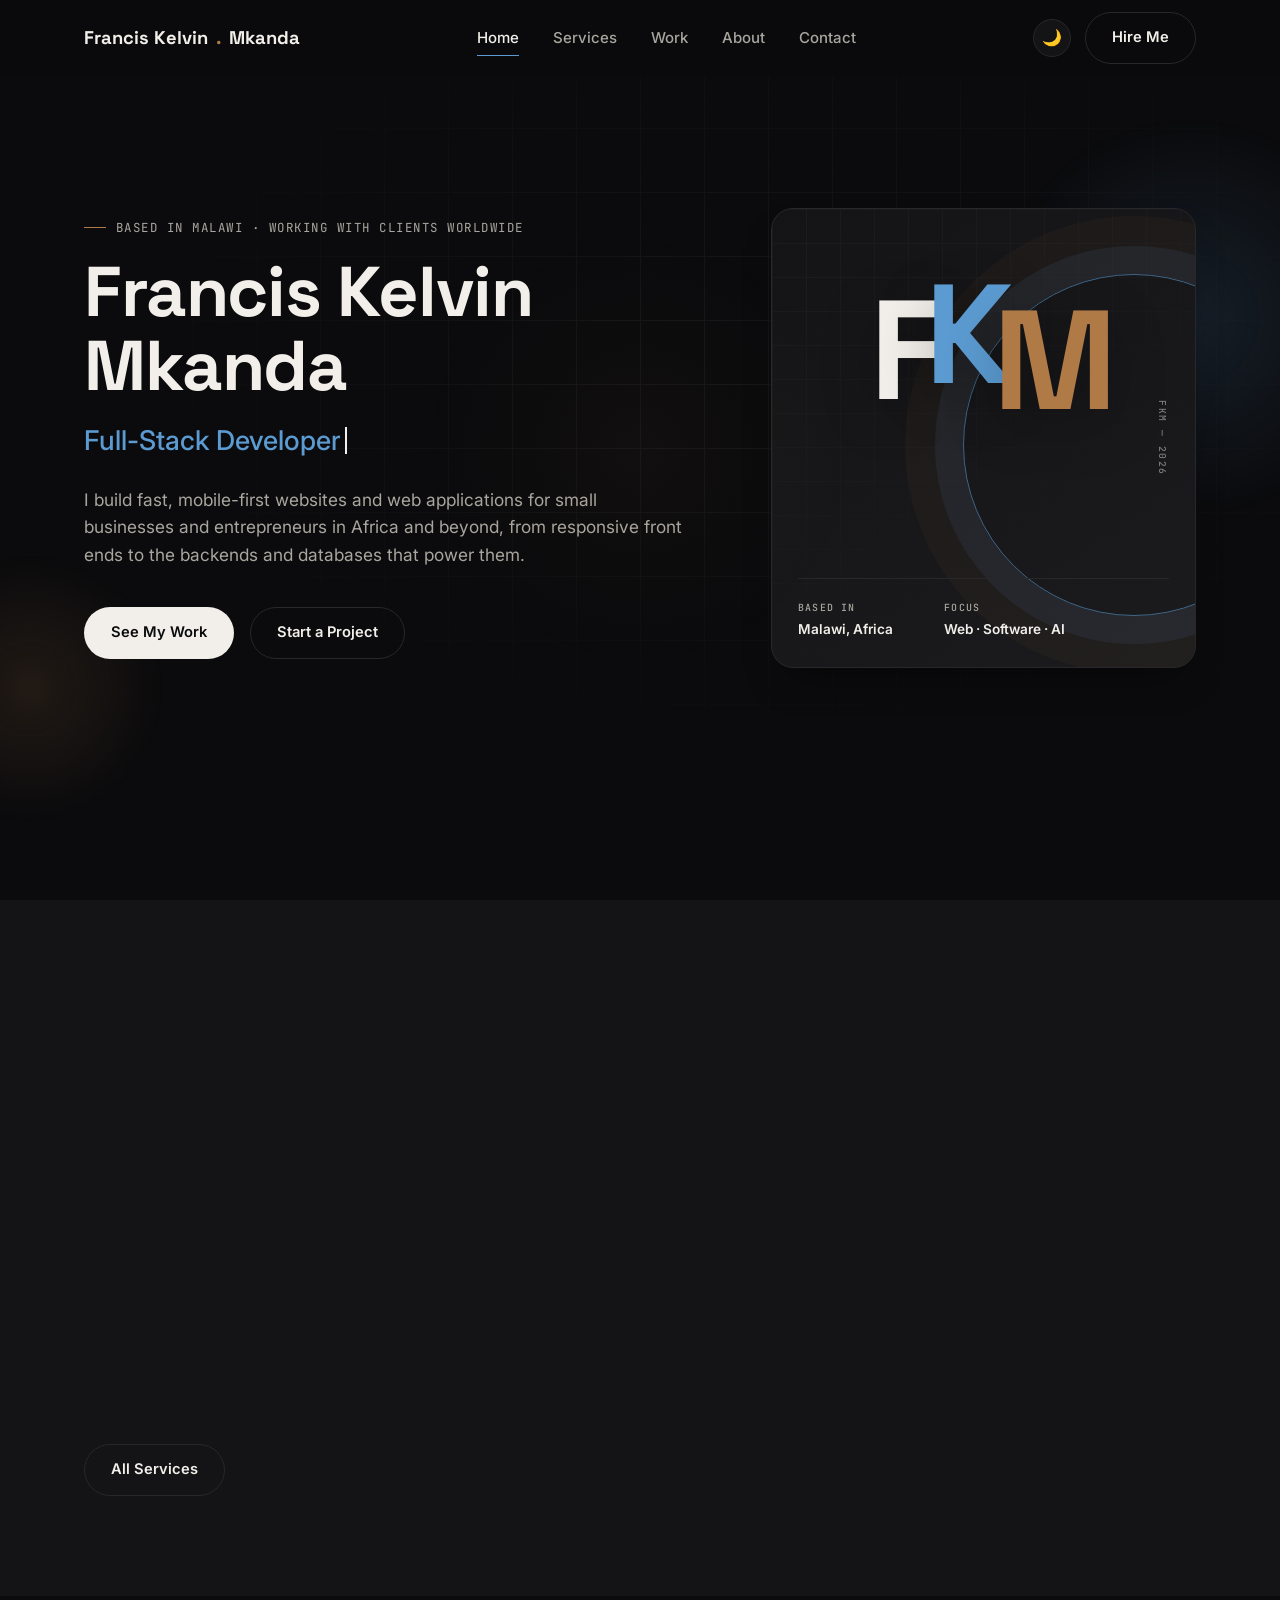
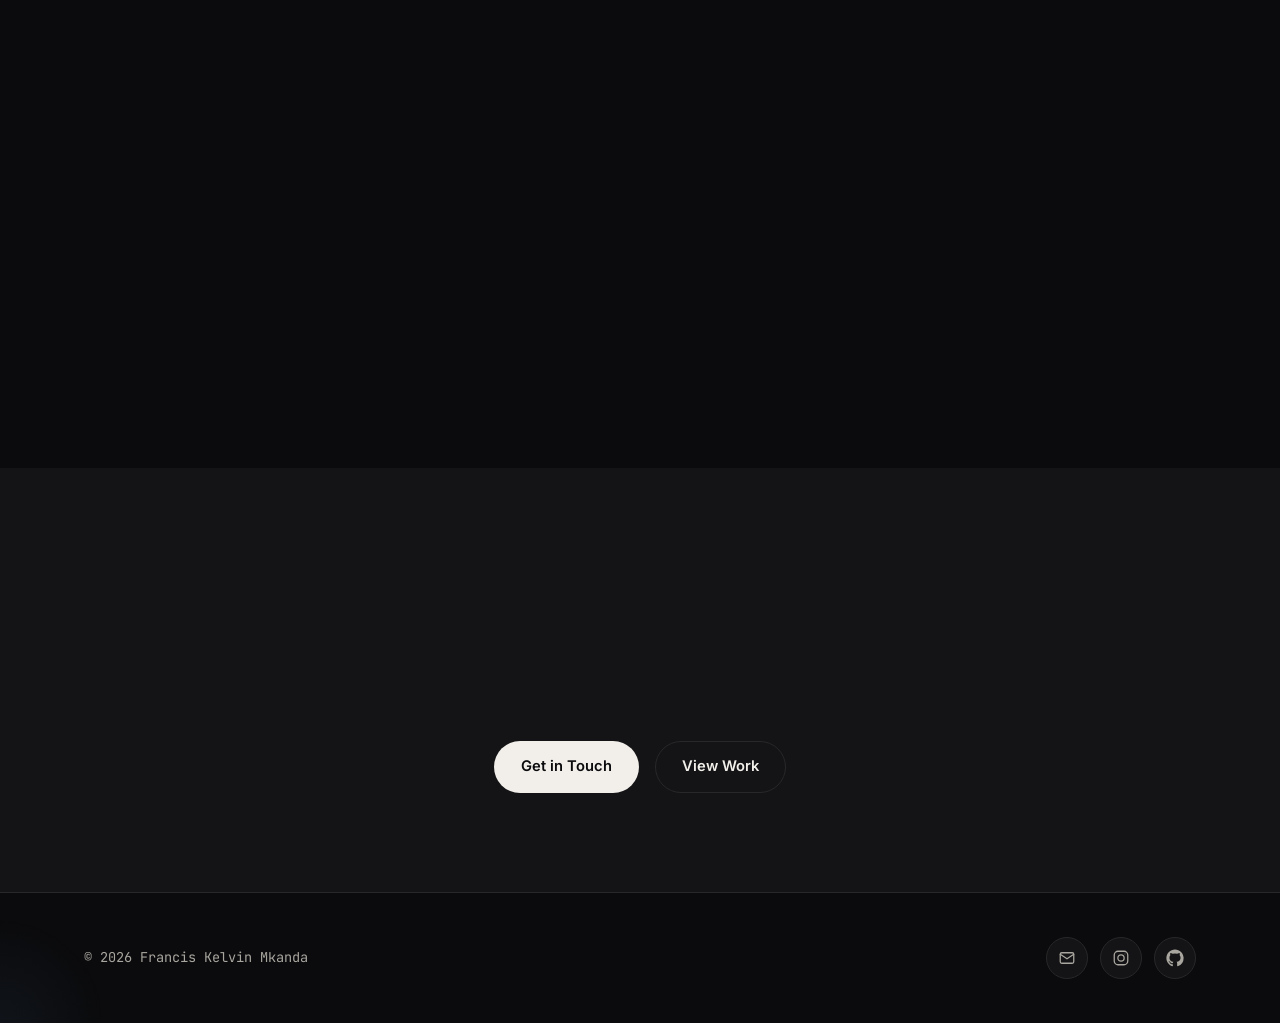
<file: index.html>
<!DOCTYPE html>
<html lang="en" data-theme="dark">
<head>
<meta charset="UTF-8">
<meta name="viewport" content="width=device-width, initial-scale=1.0">
<title>Francis Kelvin Mkanda — Full-Stack Web Developer</title>
<meta name="description" content="Francis Kelvin Mkanda is a full-stack web developer from Malawi building responsive websites and web applications for businesses across Africa and beyond.">
<link rel="preconnect" href="https://fonts.googleapis.com">
<link rel="preconnect" href="https://fonts.gstatic.com" crossorigin>
<link href="https://fonts.googleapis.com/css2?family=Space+Grotesk:wght@400;500;600;700&family=Inter:wght@400;500;600&family=JetBrains+Mono:wght@400;500&display=swap" rel="stylesheet">
<link rel="stylesheet" href="css/style.css">
  <link rel="icon" type="image/svg+xml" href="assets/favicon.svg">
</head>
<body>
<a class="skip-link" href="#main">Skip to content</a>
<header id="site-header">
  <nav class="wrap" aria-label="Main">
    <a href="index.html" class="logo">Francis Kelvin<span class="dot">.</span>Mkanda</a>
    <div class="nav-links" id="navLinks">
      <a href="index.html" class="nav-link" aria-current="page">Home</a>
      <a href="services.html" class="nav-link">Services</a>
      <a href="work.html" class="nav-link">Work</a>
      <a href="about.html" class="nav-link">About</a>
      <a href="contact.html" class="nav-link">Contact</a>
      </div>
    <div class="nav-right">
      <button class="theme-toggle" id="themeToggle" aria-label="Toggle dark/light mode">🌙</button>
      <a href="contact.html" class="btn btn-outline">Hire Me</a>
      <button class="hamburger" id="hamburger" aria-label="Open menu" aria-expanded="false" aria-controls="navLinks">
        <span class="bar"></span><span class="bar"></span><span class="bar"></span>
      </button>
    </div>
  </nav>
</header>

<main id="main">
<section class="hero" id="home">
  <div class="hero-grid-bg" aria-hidden="true"></div>
  <div class="wrap hero-inner">
    <div class="hero-copy">
      <div class="eyebrow">based in malawi · working with clients worldwide</div>
      <h1>Francis Kelvin Mkanda</h1>
      <div class="role-line" aria-label="Full-Stack Web Developer">
        <span class="role-word" id="roleWord">Full-Stack Developer</span><span class="cursor-bar" aria-hidden="true"></span>
      </div>
      <p class="lead">I build fast, mobile-first websites and web applications for small businesses and entrepreneurs in Africa and beyond, from responsive front ends to the backends and databases that power them.</p>
      <div class="hero-ctas">
        <a href="work.html" class="btn btn-primary">See My Work</a>
        <a href="contact.html" class="btn btn-outline">Start a Project</a>
      </div>
    </div>
    <div class="hero-identity-panel" aria-label="Developer profile summary">

      <div class="identity-monogram" aria-hidden="true"><span>F</span><span>K</span><span>M</span></div>
      <div class="identity-panel-bottom">
        <div><span class="identity-label">BASED IN</span><strong>Malawi, Africa</strong></div>
        <div><span class="identity-label">FOCUS</span><strong>Web · Software · AI</strong></div>
      </div>
      <div class="identity-panel-index" aria-hidden="true">FKM — 2026</div>
    </div>
  </div>
</section>

<section class="alt-bg">
  <div class="wrap">
    <div class="section-head compact-head reveal">
      <div class="eyebrow">what i build</div>
      <h2>Websites and web apps that work</h2>
    </div>
    <div class="services-grid">
      <div class="service-card card-blue reveal"><span class="icon" aria-hidden="true">💻</span><h3>Responsive websites</h3><p>Mobile-first sites that load quickly and look right on any screen.</p></div>
      <div class="service-card card-brown reveal"><span class="icon" aria-hidden="true">🧩</span><h3>Web applications</h3><p>Full-stack apps such as inventory systems and online storefronts.</p></div>
      <div class="service-card card-neutral reveal"><span class="icon" aria-hidden="true">🗄️</span><h3>Backends &amp; databases</h3><p>Server-side logic, data storage and APIs behind the interface.</p></div>
    </div>
    <div class="hero-ctas plain-ctas" style="margin-top:36px;">
      <a href="services.html" class="btn btn-outline">All Services</a>
    </div>
  </div>
</section>

<section>
  <div class="wrap">
    <div class="section-head compact-head reveal">
      <div class="eyebrow">tech stack</div>
      <h2>Tools I work with</h2>
    </div>
    <div class="tech-grid"><div class="tech-item reveal"><div class="abbr" aria-hidden="true">HTML</div><span class="name">HTML</span></div><div class="tech-item reveal"><div class="abbr" aria-hidden="true">CSS</div><span class="name">CSS</span></div><div class="tech-item reveal"><div class="abbr" aria-hidden="true">JS</div><span class="name">JavaScript</span></div><div class="tech-item reveal"><div class="abbr" aria-hidden="true">Re</div><span class="name">React</span></div><div class="tech-item reveal"><div class="abbr" aria-hidden="true">Py</div><span class="name">Python</span></div><div class="tech-item reveal"><div class="abbr" aria-hidden="true">SQL</div><span class="name">SQL</span></div></div>
  </div>
</section>

<section class="alt-bg cta-band">
  <div class="wrap">
    <div class="section-head reveal">
      <div class="eyebrow" style="justify-content:center;">let's talk</div>
      <h2>Have a project in mind?</h2>
      <p>Tell me what you need and I'll reply with how I can help.</p>
    </div>
    <div class="hero-ctas">
      <a href="contact.html" class="btn btn-primary">Get in Touch</a>
      <a href="work.html" class="btn btn-outline">View Work</a>
    </div>
  </div>
</section>
</main>

<footer>
  <div class="wrap footer-inner">
    <div class="copyright">© 2026 Francis Kelvin Mkanda</div>
    <div class="social-row">
      <a href="mailto:kelvinmkanda01@gmail.com" title="Email" aria-label="Email Francis"><svg viewBox="0 0 24 24" fill="none" stroke="currentColor" stroke-width="1.7" stroke-linecap="round" stroke-linejoin="round"><rect x="3" y="5" width="18" height="14" rx="2"/><path d="M3 7l9 6 9-6"/></svg><span class="sr-only">Email</span></a>
      <a href="https://www.instagram.com/kelvin.builds21/" target="_blank" rel="noopener" title="Instagram: MandemNaive🍄" aria-label="Instagram: kelvin.builds21"><svg viewBox="0 0 24 24" fill="none" stroke="currentColor" stroke-width="1.7" stroke-linecap="round" stroke-linejoin="round"><rect x="3" y="3" width="18" height="18" rx="5"/><circle cx="12" cy="12" r="4.2"/><circle cx="17.3" cy="6.7" r="0.6" fill="currentColor" stroke="none"/></svg><span class="sr-only">Instagram</span></a>
      <a href="https://github.com/kelvinnaive01" target="_blank" rel="noopener" title="GitHub" style="--icon-accent:var(--accent-blue);--icon-accent-soft:var(--accent-blue-soft);" aria-label="GitHub: kelvinnaive01"><svg viewBox="0 0 24 24" fill="currentColor"><path d="M12 .5C5.73.5.5 5.73.5 12c0 5.09 3.29 9.4 7.86 10.93.57.1.78-.25.78-.55v-2.2c-3.2.7-3.87-1.36-3.87-1.36-.52-1.32-1.28-1.67-1.28-1.67-1.04-.71.08-.7.08-.7 1.15.08 1.76 1.18 1.76 1.18 1.02 1.75 2.68 1.24 3.34.95.1-.74.4-1.24.72-1.53-2.56-.29-5.26-1.28-5.26-5.7 0-1.26.45-2.29 1.18-3.1-.12-.29-.51-1.46.11-3.04 0 0 .97-.31 3.18 1.18a11 11 0 015.8 0c2.2-1.49 3.17-1.18 3.17-1.18.63 1.58.24 2.75.12 3.04.74.81 1.18 1.84 1.18 3.1 0 4.43-2.7 5.4-5.28 5.68.42.36.78 1.07.78 2.16v3.2c0 .3.2.66.79.55A11.5 11.5 0 0023.5 12c0-6.27-5.23-11.5-11.5-11.5z"/></svg><span class="sr-only">GitHub</span></a>
    </div>
  </div>
</footer>

<script src="js/main.js"></script>
</body>
</html>
</file>
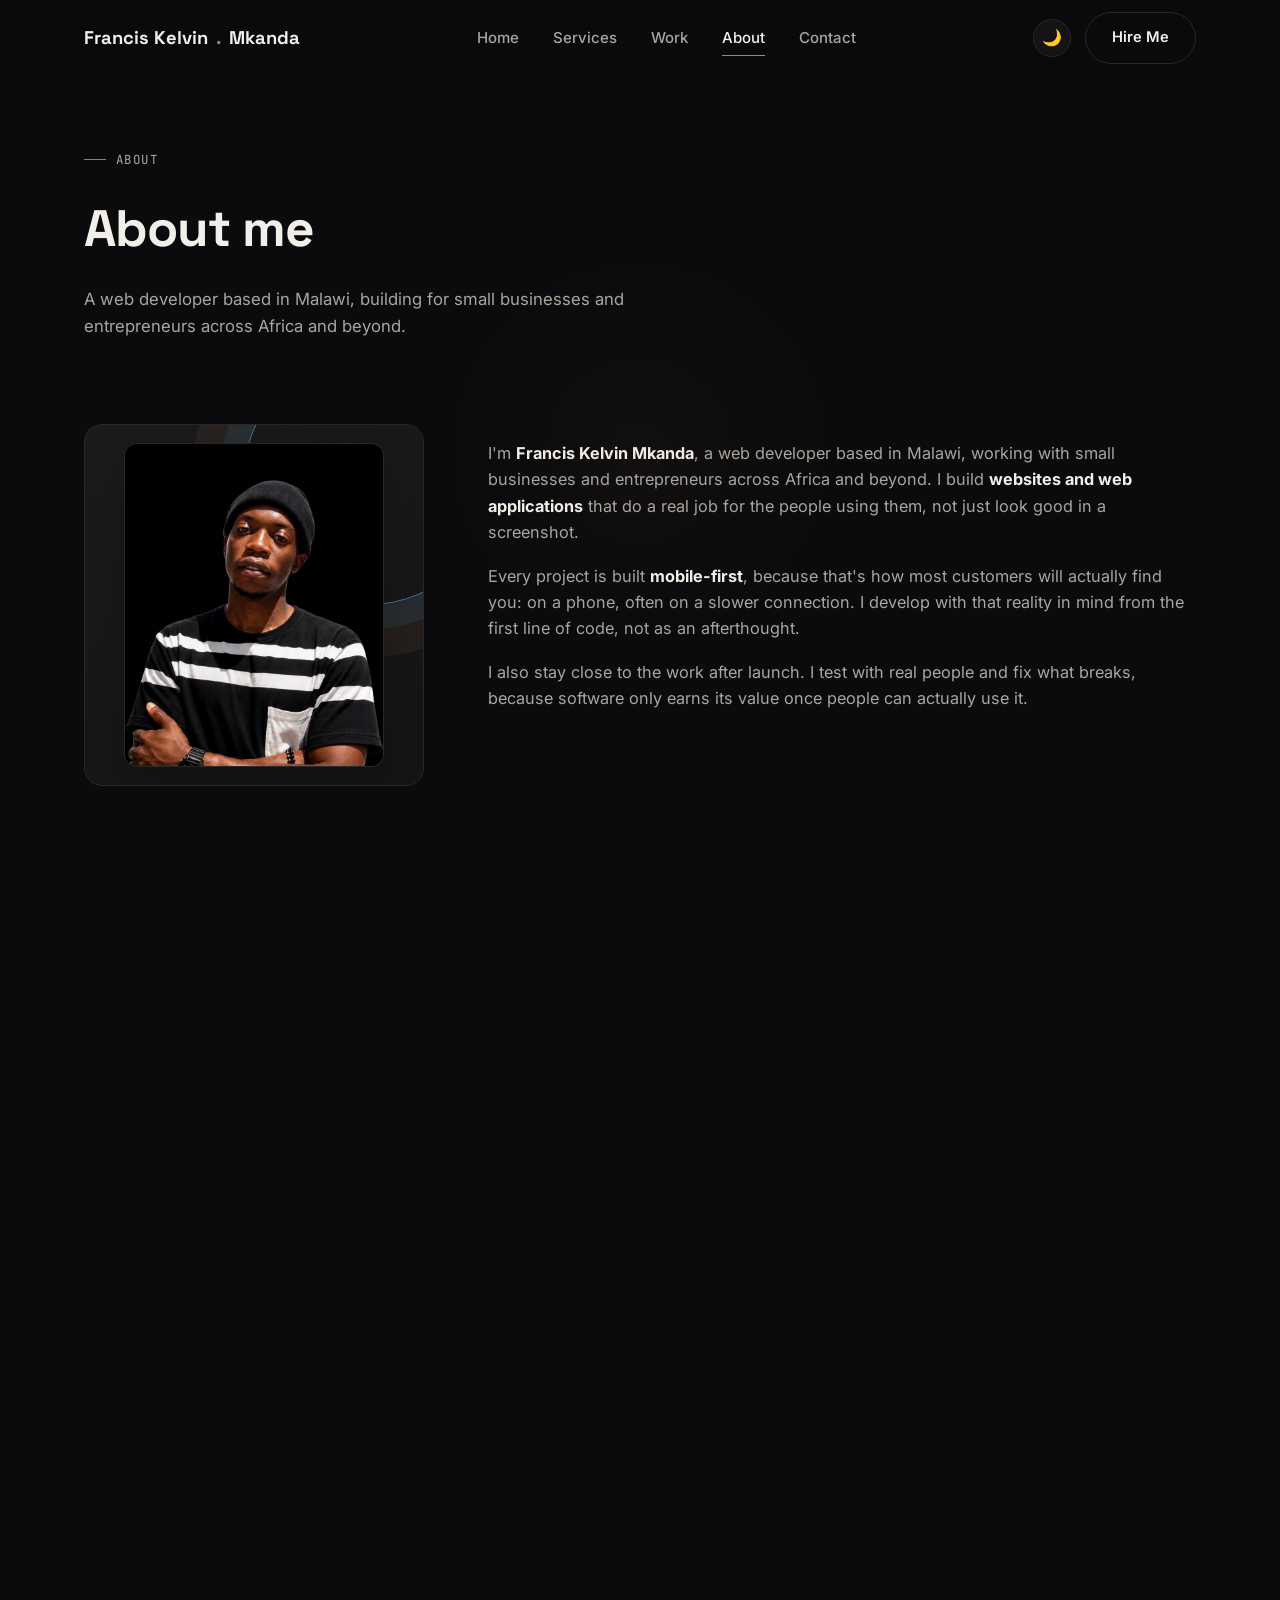
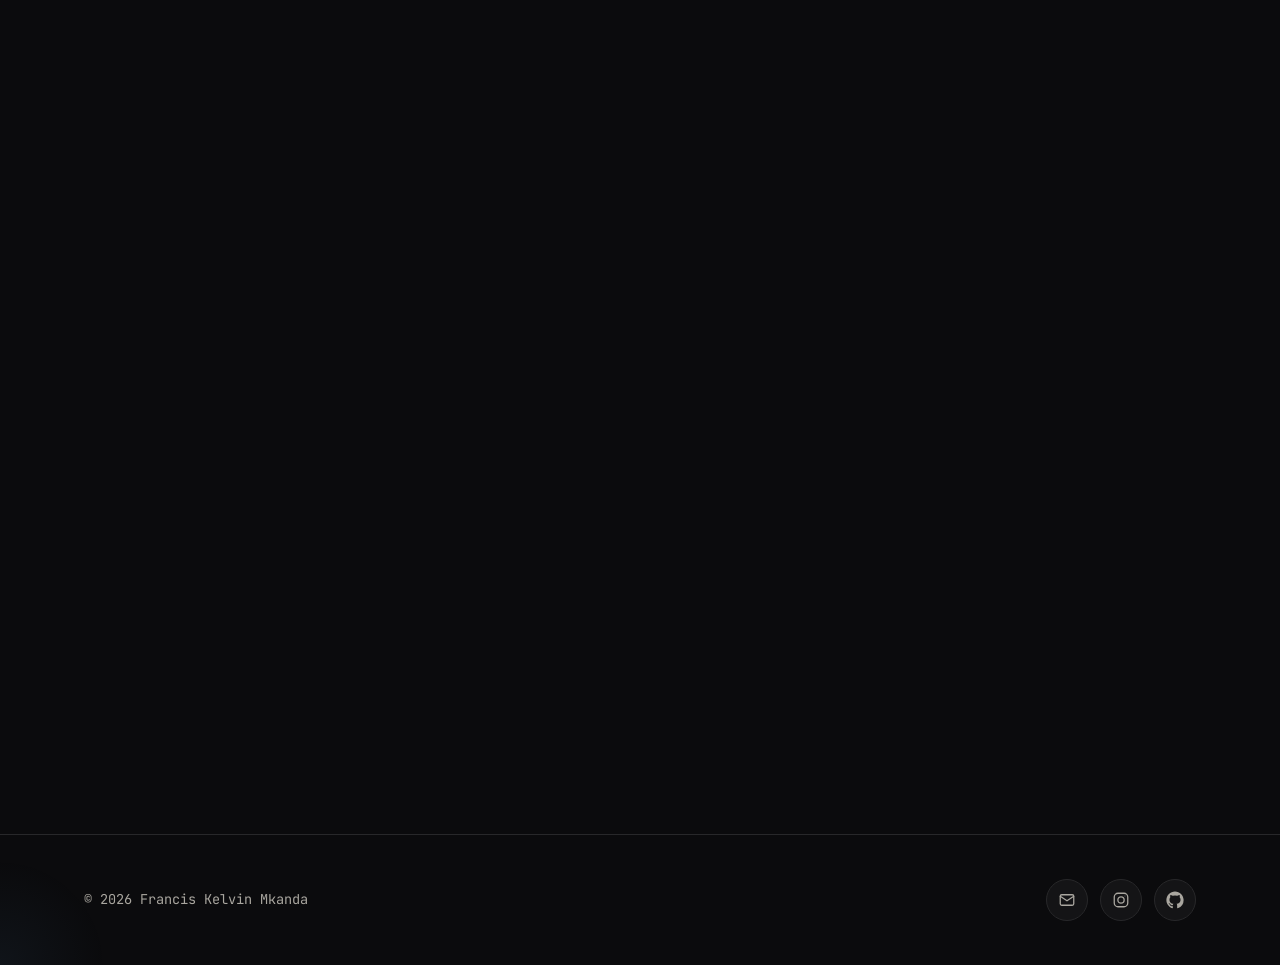
<file: about.html>
<!DOCTYPE html>
<html lang="en" data-theme="dark">
<head>
<meta charset="UTF-8">
<meta name="viewport" content="width=device-width, initial-scale=1.0">
<title>About — Francis Kelvin Mkanda</title>
<meta name="description" content="About Francis Kelvin Mkanda, a web developer based in Malawi.">
<link rel="preconnect" href="https://fonts.googleapis.com">
<link rel="preconnect" href="https://fonts.gstatic.com" crossorigin>
<link href="https://fonts.googleapis.com/css2?family=Space+Grotesk:wght@400;500;600;700&family=Inter:wght@400;500;600&family=JetBrains+Mono:wght@400;500&display=swap" rel="stylesheet">
<link rel="stylesheet" href="css/style.css">
  <link rel="icon" type="image/svg+xml" href="assets/favicon.svg">
</head>
<body>
<a class="skip-link" href="#main">Skip to content</a>
<header id="site-header">
  <nav class="wrap" aria-label="Main">
    <a href="index.html" class="logo">Francis Kelvin<span class="dot">.</span>Mkanda</a>
    <div class="nav-links" id="navLinks">
      <a href="index.html" class="nav-link">Home</a>
      <a href="services.html" class="nav-link">Services</a>
      <a href="work.html" class="nav-link">Work</a>
      <a href="about.html" class="nav-link" aria-current="page">About</a>
      <a href="contact.html" class="nav-link">Contact</a>
      </div>
    <div class="nav-right">
      <button class="theme-toggle" id="themeToggle" aria-label="Toggle dark/light mode">🌙</button>
      <a href="contact.html" class="btn btn-outline">Hire Me</a>
      <button class="hamburger" id="hamburger" aria-label="Open menu" aria-expanded="false" aria-controls="navLinks">
        <span class="bar"></span><span class="bar"></span><span class="bar"></span>
      </button>
    </div>
  </nav>
</header>

<main id="main">
<section class="page-head">
  <div class="wrap">
    <div class="section-head reveal">
      <div class="eyebrow">about</div>
      <h1>About me</h1>
      <p>A web developer based in Malawi, building for small businesses and entrepreneurs across Africa and beyond.</p>
    </div>
  </div>
</section>
<section class="page-body"><div class="wrap">
  <div class="about-grid">
    <aside class="about-identity-card about-photo-card reveal" aria-label="Photo of Francis Kelvin Mkanda">
      <img src="assets/profile.jpg" alt="Francis Kelvin Mkanda" class="about-profile-photo">
    </aside>
    <div class="about-text reveal">
      <p>I'm <strong>Francis Kelvin Mkanda</strong>, a web developer based in Malawi, working with small businesses and entrepreneurs across Africa and beyond. I build <strong>websites and web applications</strong> that do a real job for the people using them, not just look good in a screenshot.</p>
      <p>Every project is built <strong>mobile-first</strong>, because that's how most customers will actually find you: on a phone, often on a slower connection. I develop with that reality in mind from the first line of code, not as an afterthought.</p>
      <p>I also stay close to the work after launch. I test with real people and fix what breaks, because software only earns its value once people can actually use it.</p>
    </div>
  </div>

  <div class="about-block">
    <h2 class="reveal">Development focus</h2>
    <div class="focus-grid">
      <div class="service-card card-blue reveal"><h3>Web &amp; full-stack</h3><p>Responsive front ends paired with backends and databases.</p></div>
      <div class="service-card card-brown reveal"><h3>Business applications</h3><p>Inventory and stock systems that keep day-to-day operations organised.</p></div>
      <div class="service-card card-neutral reveal"><h3>Online storefronts</h3><p>Clean, mobile-friendly shopping experiences for selling products online.</p></div>
    </div>
  </div>

  <div class="about-block">
    <h2 class="reveal">Technologies I work with</h2>
    <div class="tech-grid"><div class="tech-item reveal"><div class="abbr" aria-hidden="true">HTML</div><span class="name">HTML</span></div><div class="tech-item reveal"><div class="abbr" aria-hidden="true">CSS</div><span class="name">CSS</span></div><div class="tech-item reveal"><div class="abbr" aria-hidden="true">JS</div><span class="name">JavaScript</span></div><div class="tech-item reveal"><div class="abbr" aria-hidden="true">Re</div><span class="name">React</span></div><div class="tech-item reveal"><div class="abbr" aria-hidden="true">Py</div><span class="name">Python</span></div><div class="tech-item reveal"><div class="abbr" aria-hidden="true">SQL</div><span class="name">SQL</span></div></div>
  </div>

  <div class="about-block certifications-block" id="certifications">
    <div class="section-head compact-head reveal">
      <div class="eyebrow">learning &amp; credentials</div>
      <h2>Certifications &amp; Professional Development</h2>
      <p>A selection of completed learning and professional development certificates.</p>
    </div>

    <div class="certificate-group">
      <h3 class="certificate-group-title reveal">Programming</h3>
      <div class="certificate-grid">
        <article class="certificate-card reveal">
          <div class="certificate-mark" aria-hidden="true">PDF</div>
          <div class="certificate-card-content">
            <h4>Python Programmer Bootcamp</h4>
            <a class="btn btn-outline certificate-button" href="certificates/python-programmer-bootcamp.pdf" target="_blank" rel="noopener noreferrer">View Certificate <span aria-hidden="true">↗</span></a>
          </div>
        </article>
      </div>
    </div>

    <div class="certificate-group">
      <h3 class="certificate-group-title reveal">AI &amp; Machine Learning</h3>
      <div class="certificate-grid">
        <article class="certificate-card reveal">
          <div class="certificate-mark" aria-hidden="true">PDF</div>
          <div class="certificate-card-content">
            <h4>Machine Learning in Python</h4>
            <a class="btn btn-outline certificate-button" href="certificates/machine-learning-in-python.pdf" target="_blank" rel="noopener noreferrer">View Certificate <span aria-hidden="true">↗</span></a>
          </div>
        </article>
      </div>
    </div>

    <div class="certificate-group">
      <h3 class="certificate-group-title reveal">Data Science &amp; Analytics</h3>
      <div class="certificate-grid">
        <article class="certificate-card reveal">
          <div class="certificate-mark" aria-hidden="true">PDF</div>
          <div class="certificate-card-content">
            <h4>SQL + Tableau + Python</h4>
            <a class="btn btn-outline certificate-button" href="certificates/sql-tableau-python.pdf" target="_blank" rel="noopener noreferrer">View Certificate <span aria-hidden="true">↗</span></a>
          </div>
        </article>
        <article class="certificate-card reveal">
          <div class="certificate-mark" aria-hidden="true">PDF</div>
          <div class="certificate-card-content">
            <h4>Power BI</h4>
            <a class="btn btn-outline certificate-button" href="certificates/power-bi.pdf" target="_blank" rel="noopener noreferrer">View Certificate <span aria-hidden="true">↗</span></a>
          </div>
        </article>
        <article class="certificate-card reveal">
          <div class="certificate-mark" aria-hidden="true">PDF</div>
          <div class="certificate-card-content">
            <h4>Advanced Excel</h4>
            <a class="btn btn-outline certificate-button" href="certificates/advanced-excel.pdf" target="_blank" rel="noopener noreferrer">View Certificate <span aria-hidden="true">↗</span></a>
          </div>
        </article>
        <article class="certificate-card reveal">
          <div class="certificate-mark" aria-hidden="true">PDF</div>
          <div class="certificate-card-content">
            <h4>SQL</h4>
            <a class="btn btn-outline certificate-button" href="certificates/sql.pdf" target="_blank" rel="noopener noreferrer">View Certificate <span aria-hidden="true">↗</span></a>
          </div>
        </article>
        <article class="certificate-card reveal">
          <div class="certificate-mark" aria-hidden="true">PDF</div>
          <div class="certificate-card-content">
            <h4>Statistics</h4>
            <a class="btn btn-outline certificate-button" href="certificates/statistics.pdf" target="_blank" rel="noopener noreferrer">View Certificate <span aria-hidden="true">↗</span></a>
          </div>
        </article>
        <article class="certificate-card reveal">
          <div class="certificate-mark" aria-hidden="true">PDF</div>
          <div class="certificate-card-content">
            <h4>Introduction to Data and Data Science</h4>
            <a class="btn btn-outline certificate-button" href="certificates/introduction-to-data-and-data-science.pdf" target="_blank" rel="noopener noreferrer">View Certificate <span aria-hidden="true">↗</span></a>
          </div>
        </article>
      </div>
    </div>
  </div>

  </div>
</div></section>
</main>

<footer>
  <div class="wrap footer-inner">
    <div class="copyright">© 2026 Francis Kelvin Mkanda</div>
    <div class="social-row">
      <a href="mailto:kelvinmkanda01@gmail.com" title="Email" aria-label="Email Francis"><svg viewBox="0 0 24 24" fill="none" stroke="currentColor" stroke-width="1.7" stroke-linecap="round" stroke-linejoin="round"><rect x="3" y="5" width="18" height="14" rx="2"/><path d="M3 7l9 6 9-6"/></svg><span class="sr-only">Email</span></a>
      <a href="https://www.instagram.com/kelvin.builds21/" target="_blank" rel="noopener" title="Instagram: MandemNaive🍄" aria-label="Instagram: kelvin.builds21"><svg viewBox="0 0 24 24" fill="none" stroke="currentColor" stroke-width="1.7" stroke-linecap="round" stroke-linejoin="round"><rect x="3" y="3" width="18" height="18" rx="5"/><circle cx="12" cy="12" r="4.2"/><circle cx="17.3" cy="6.7" r="0.6" fill="currentColor" stroke="none"/></svg><span class="sr-only">Instagram</span></a>
      <a href="https://github.com/kelvinnaive01" target="_blank" rel="noopener" title="GitHub" style="--icon-accent:var(--accent-blue);--icon-accent-soft:var(--accent-blue-soft);" aria-label="GitHub: kelvinnaive01"><svg viewBox="0 0 24 24" fill="currentColor"><path d="M12 .5C5.73.5.5 5.73.5 12c0 5.09 3.29 9.4 7.86 10.93.57.1.78-.25.78-.55v-2.2c-3.2.7-3.87-1.36-3.87-1.36-.52-1.32-1.28-1.67-1.28-1.67-1.04-.71.08-.7.08-.7 1.15.08 1.76 1.18 1.76 1.18 1.02 1.75 2.68 1.24 3.34.95.1-.74.4-1.24.72-1.53-2.56-.29-5.26-1.28-5.26-5.7 0-1.26.45-2.29 1.18-3.1-.12-.29-.51-1.46.11-3.04 0 0 .97-.31 3.18 1.18a11 11 0 015.8 0c2.2-1.49 3.17-1.18 3.17-1.18.63 1.58.24 2.75.12 3.04.74.81 1.18 1.84 1.18 3.1 0 4.43-2.7 5.4-5.28 5.68.42.36.78 1.07.78 2.16v3.2c0 .3.2.66.79.55A11.5 11.5 0 0023.5 12c0-6.27-5.23-11.5-11.5-11.5z"/></svg><span class="sr-only">GitHub</span></a>
    </div>
  </div>
</footer>

<script src="js/main.js"></script>
</body>
</html>
</file>
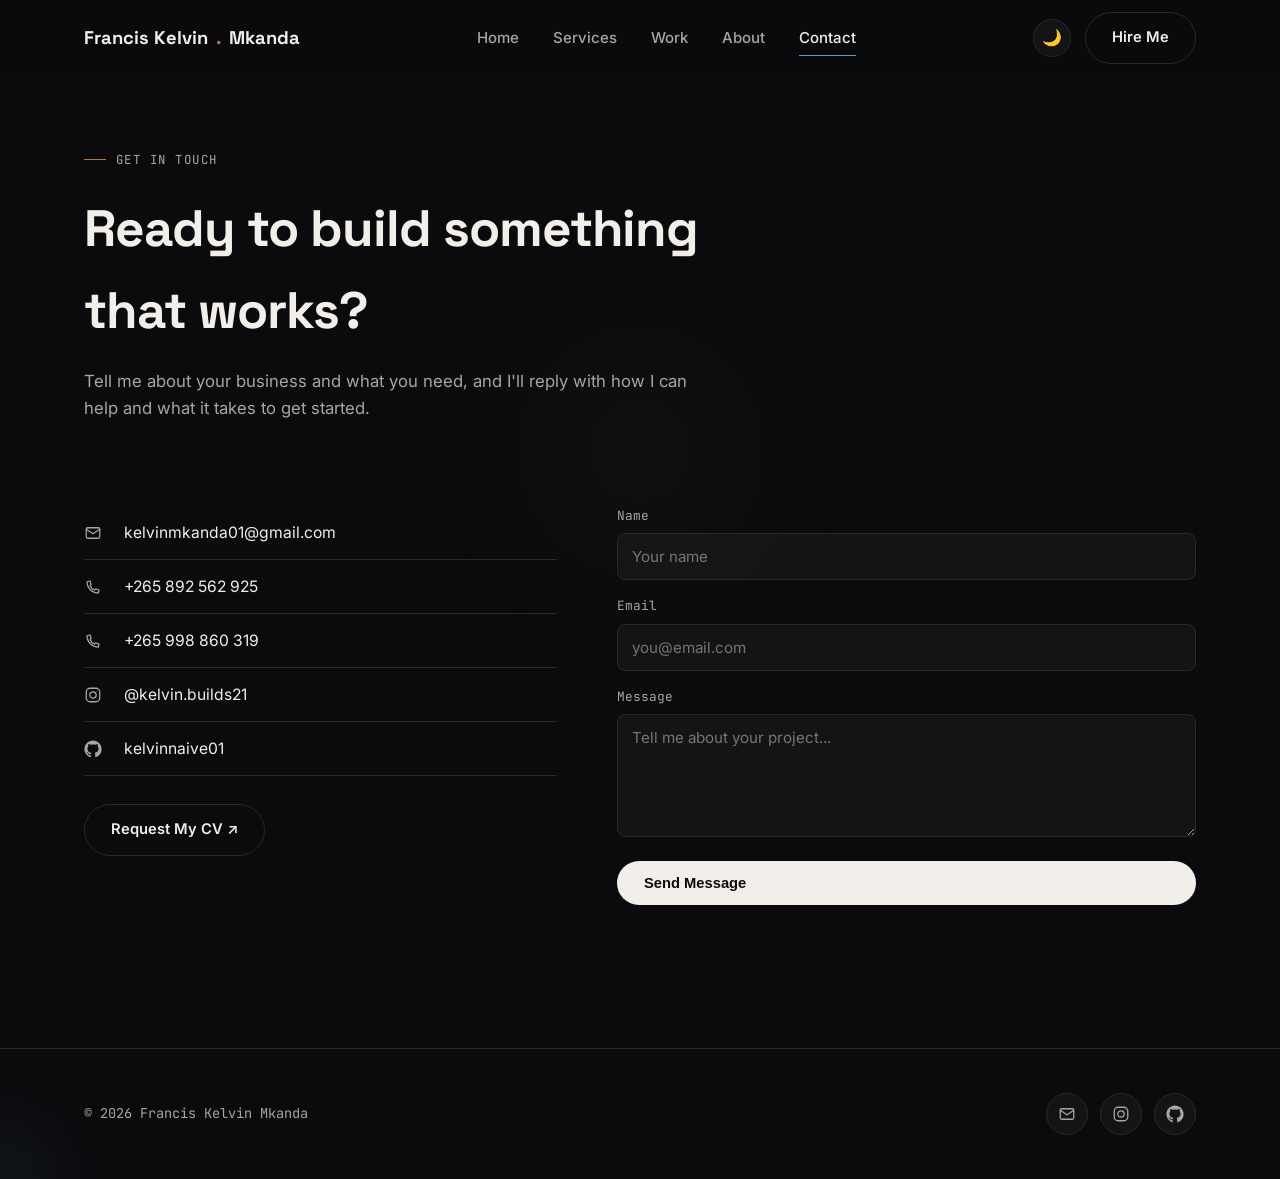
<file: contact.html>
<!DOCTYPE html>
<html lang="en" data-theme="dark">
<head>
<meta charset="UTF-8">
<meta name="viewport" content="width=device-width, initial-scale=1.0">
<title>Contact — Francis Kelvin Mkanda</title>
<meta name="description" content="Get in touch with Francis Kelvin Mkanda about your website or web application project.">
<link rel="preconnect" href="https://fonts.googleapis.com">
<link rel="preconnect" href="https://fonts.gstatic.com" crossorigin>
<link href="https://fonts.googleapis.com/css2?family=Space+Grotesk:wght@400;500;600;700&family=Inter:wght@400;500;600&family=JetBrains+Mono:wght@400;500&display=swap" rel="stylesheet">
<link rel="stylesheet" href="css/style.css">
  <link rel="icon" type="image/svg+xml" href="assets/favicon.svg">
</head>
<body>
<a class="skip-link" href="#main">Skip to content</a>
<header id="site-header">
  <nav class="wrap" aria-label="Main">
    <a href="index.html" class="logo">Francis Kelvin<span class="dot">.</span>Mkanda</a>
    <div class="nav-links" id="navLinks">
      <a href="index.html" class="nav-link">Home</a>
      <a href="services.html" class="nav-link">Services</a>
      <a href="work.html" class="nav-link">Work</a>
      <a href="about.html" class="nav-link">About</a>
      <a href="contact.html" class="nav-link" aria-current="page">Contact</a>
      </div>
    <div class="nav-right">
      <button class="theme-toggle" id="themeToggle" aria-label="Toggle dark/light mode">🌙</button>
      <a href="contact.html" class="btn btn-outline">Hire Me</a>
      <button class="hamburger" id="hamburger" aria-label="Open menu" aria-expanded="false" aria-controls="navLinks">
        <span class="bar"></span><span class="bar"></span><span class="bar"></span>
      </button>
    </div>
  </nav>
</header>

<main id="main">
<section class="page-head">
  <div class="wrap">
    <div class="section-head reveal">
      <div class="eyebrow">get in touch</div>
      <h1>Ready to build something that works?</h1>
      <p>Tell me about your business and what you need, and I'll reply with how I can help and what it takes to get started.</p>
    </div>
  </div>
</section>
<section class="page-body"><div class="wrap"><div class="contact-grid">
  <div class="reveal">
    <ul class="contact-list">
      <li><span class="k"><svg viewBox="0 0 24 24" fill="none" stroke="currentColor" stroke-width="1.7" stroke-linecap="round" stroke-linejoin="round"><rect x="3" y="5" width="18" height="14" rx="2"/><path d="M3 7l9 6 9-6"/></svg></span><a href="mailto:kelvinmkanda01@gmail.com">kelvinmkanda01@gmail.com</a></li>
      <li><span class="k"><svg viewBox="0 0 24 24" fill="none" stroke="currentColor" stroke-width="1.7" stroke-linecap="round" stroke-linejoin="round"><path d="M4 5c0 8.3 6.7 15 15 15l1-4-4.5-1.5L14 16A11 11 0 018 10L9.5 8.5 8 4 4 5z"/></svg></span><a href="tel:+265892562925">+265 892 562 925</a></li>
      <li><span class="k"><svg viewBox="0 0 24 24" fill="none" stroke="currentColor" stroke-width="1.7" stroke-linecap="round" stroke-linejoin="round"><path d="M4 5c0 8.3 6.7 15 15 15l1-4-4.5-1.5L14 16A11 11 0 018 10L9.5 8.5 8 4 4 5z"/></svg></span><a href="tel:+265998860319">+265 998 860 319</a></li>
      <li><span class="k"><svg viewBox="0 0 24 24" fill="none" stroke="currentColor" stroke-width="1.7" stroke-linecap="round" stroke-linejoin="round"><rect x="3" y="3" width="18" height="18" rx="5"/><circle cx="12" cy="12" r="4.2"/><circle cx="17.3" cy="6.7" r="0.6" fill="currentColor" stroke="none"/></svg></span><a href="https://www.instagram.com/kelvin.builds21/" target="_blank" rel="noopener" title="MandemNaive🍄">@kelvin.builds21</a></li>
      <li><span class="k"><svg viewBox="0 0 24 24" fill="currentColor"><path d="M12 .5C5.73.5.5 5.73.5 12c0 5.09 3.29 9.4 7.86 10.93.57.1.78-.25.78-.55v-2.2c-3.2.7-3.87-1.36-3.87-1.36-.52-1.32-1.28-1.67-1.28-1.67-1.04-.71.08-.7.08-.7 1.15.08 1.76 1.18 1.76 1.18 1.02 1.75 2.68 1.24 3.34.95.1-.74.4-1.24.72-1.53-2.56-.29-5.26-1.28-5.26-5.7 0-1.26.45-2.29 1.18-3.1-.12-.29-.51-1.46.11-3.04 0 0 .97-.31 3.18 1.18a11 11 0 015.8 0c2.2-1.49 3.17-1.18 3.17-1.18.63 1.58.24 2.75.12 3.04.74.81 1.18 1.84 1.18 3.1 0 4.43-2.7 5.4-5.28 5.68.42.36.78 1.07.78 2.16v3.2c0 .3.2.66.79.55A11.5 11.5 0 0023.5 12c0-6.27-5.23-11.5-11.5-11.5z"/></svg></span><a href="https://github.com/kelvinnaive01" target="_blank" rel="noopener">kelvinnaive01</a></li>
    </ul>
    <a class="btn btn-outline" href="mailto:kelvinmkanda01@gmail.com?subject=CV%20Request%20-%20Portfolio%20Site">Request My CV ↗</a>
  </div>
  <form class="contact-form reveal" id="contactForm">
    <div class="field"><label for="cf-name">Name</label><input type="text" id="cf-name" name="name" required placeholder="Your name" autocomplete="name"></div>
    <div class="field"><label for="cf-email">Email</label><input type="email" id="cf-email" name="email" required placeholder="you@email.com" autocomplete="email"></div>
    <div class="field"><label for="cf-msg">Message</label><textarea id="cf-msg" name="message" rows="5" required placeholder="Tell me about your project..."></textarea></div>
    <button type="submit" class="btn btn-primary">Send Message</button>
    <div class="form-msg" id="formMsg" role="status" aria-live="polite"></div>
  </form>
</div></div></section>
</main>

<footer>
  <div class="wrap footer-inner">
    <div class="copyright">© 2026 Francis Kelvin Mkanda</div>
    <div class="social-row">
      <a href="mailto:kelvinmkanda01@gmail.com" title="Email" aria-label="Email Francis"><svg viewBox="0 0 24 24" fill="none" stroke="currentColor" stroke-width="1.7" stroke-linecap="round" stroke-linejoin="round"><rect x="3" y="5" width="18" height="14" rx="2"/><path d="M3 7l9 6 9-6"/></svg><span class="sr-only">Email</span></a>
      <a href="https://www.instagram.com/kelvin.builds21/" target="_blank" rel="noopener" title="Instagram: MandemNaive🍄" aria-label="Instagram: kelvin.builds21"><svg viewBox="0 0 24 24" fill="none" stroke="currentColor" stroke-width="1.7" stroke-linecap="round" stroke-linejoin="round"><rect x="3" y="3" width="18" height="18" rx="5"/><circle cx="12" cy="12" r="4.2"/><circle cx="17.3" cy="6.7" r="0.6" fill="currentColor" stroke="none"/></svg><span class="sr-only">Instagram</span></a>
      <a href="https://github.com/kelvinnaive01" target="_blank" rel="noopener" title="GitHub" style="--icon-accent:var(--accent-blue);--icon-accent-soft:var(--accent-blue-soft);" aria-label="GitHub: kelvinnaive01"><svg viewBox="0 0 24 24" fill="currentColor"><path d="M12 .5C5.73.5.5 5.73.5 12c0 5.09 3.29 9.4 7.86 10.93.57.1.78-.25.78-.55v-2.2c-3.2.7-3.87-1.36-3.87-1.36-.52-1.32-1.28-1.67-1.28-1.67-1.04-.71.08-.7.08-.7 1.15.08 1.76 1.18 1.76 1.18 1.02 1.75 2.68 1.24 3.34.95.1-.74.4-1.24.72-1.53-2.56-.29-5.26-1.28-5.26-5.7 0-1.26.45-2.29 1.18-3.1-.12-.29-.51-1.46.11-3.04 0 0 .97-.31 3.18 1.18a11 11 0 015.8 0c2.2-1.49 3.17-1.18 3.17-1.18.63 1.58.24 2.75.12 3.04.74.81 1.18 1.84 1.18 3.1 0 4.43-2.7 5.4-5.28 5.68.42.36.78 1.07.78 2.16v3.2c0 .3.2.66.79.55A11.5 11.5 0 0023.5 12c0-6.27-5.23-11.5-11.5-11.5z"/></svg><span class="sr-only">GitHub</span></a>
    </div>
  </div>
</footer>

<script src="js/main.js"></script>
</body>
</html>
</file>
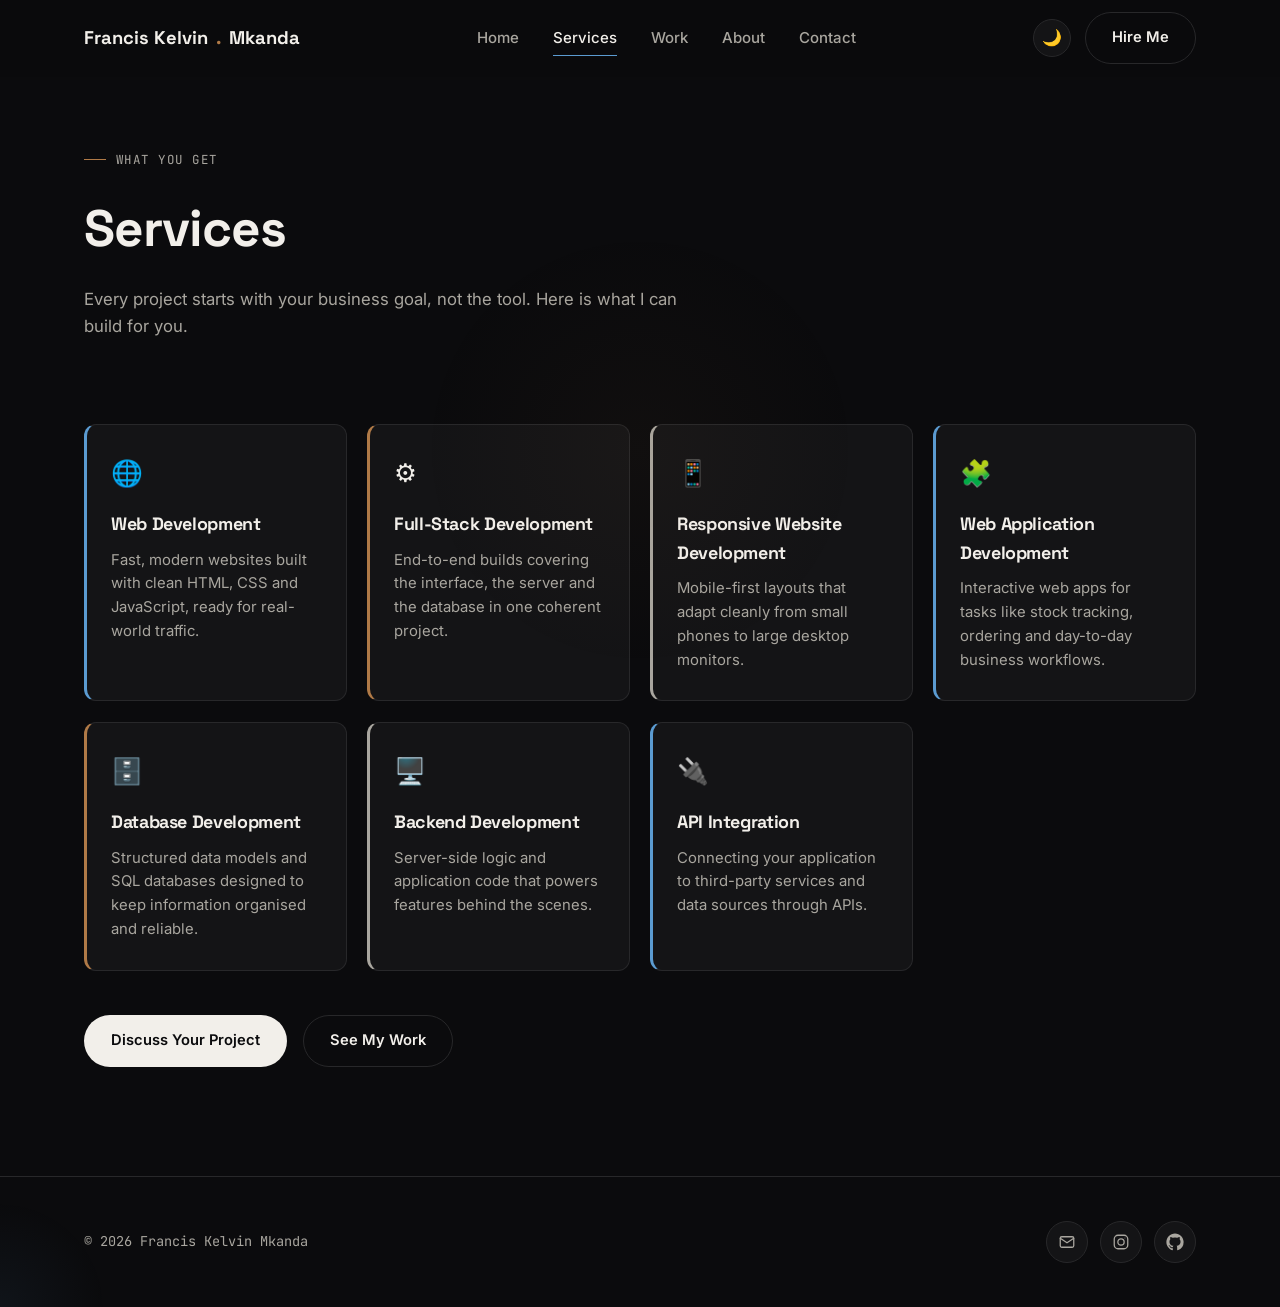
<file: services.html>
<!DOCTYPE html>
<html lang="en" data-theme="dark">
<head>
<meta charset="UTF-8">
<meta name="viewport" content="width=device-width, initial-scale=1.0">
<title>Services — Francis Kelvin Mkanda</title>
<meta name="description" content="Web development, full-stack development, responsive websites, web applications, databases, backend development and API integration.">
<link rel="preconnect" href="https://fonts.googleapis.com">
<link rel="preconnect" href="https://fonts.gstatic.com" crossorigin>
<link href="https://fonts.googleapis.com/css2?family=Space+Grotesk:wght@400;500;600;700&family=Inter:wght@400;500;600&family=JetBrains+Mono:wght@400;500&display=swap" rel="stylesheet">
<link rel="stylesheet" href="css/style.css">
  <link rel="icon" type="image/svg+xml" href="assets/favicon.svg">
</head>
<body>
<a class="skip-link" href="#main">Skip to content</a>
<header id="site-header">
  <nav class="wrap" aria-label="Main">
    <a href="index.html" class="logo">Francis Kelvin<span class="dot">.</span>Mkanda</a>
    <div class="nav-links" id="navLinks">
      <a href="index.html" class="nav-link">Home</a>
      <a href="services.html" class="nav-link" aria-current="page">Services</a>
      <a href="work.html" class="nav-link">Work</a>
      <a href="about.html" class="nav-link">About</a>
      <a href="contact.html" class="nav-link">Contact</a>
      </div>
    <div class="nav-right">
      <button class="theme-toggle" id="themeToggle" aria-label="Toggle dark/light mode">🌙</button>
      <a href="contact.html" class="btn btn-outline">Hire Me</a>
      <button class="hamburger" id="hamburger" aria-label="Open menu" aria-expanded="false" aria-controls="navLinks">
        <span class="bar"></span><span class="bar"></span><span class="bar"></span>
      </button>
    </div>
  </nav>
</header>

<main id="main">
<section class="page-head">
  <div class="wrap">
    <div class="section-head reveal">
      <div class="eyebrow">what you get</div>
      <h1>Services</h1>
      <p>Every project starts with your business goal, not the tool. Here is what I can build for you.</p>
    </div>
  </div>
</section>
<section class="page-body"><div class="wrap"><div class="services-grid">
<div class="service-card card-blue reveal"><span class="icon" aria-hidden="true">🌐</span><h3>Web Development</h3><p>Fast, modern websites built with clean HTML, CSS and JavaScript, ready for real-world traffic.</p></div>
<div class="service-card card-brown reveal"><span class="icon" aria-hidden="true">⚙️</span><h3>Full-Stack Development</h3><p>End-to-end builds covering the interface, the server and the database in one coherent project.</p></div>
<div class="service-card card-neutral reveal"><span class="icon" aria-hidden="true">📱</span><h3>Responsive Website Development</h3><p>Mobile-first layouts that adapt cleanly from small phones to large desktop monitors.</p></div>
<div class="service-card card-blue reveal"><span class="icon" aria-hidden="true">🧩</span><h3>Web Application Development</h3><p>Interactive web apps for tasks like stock tracking, ordering and day-to-day business workflows.</p></div>
<div class="service-card card-brown reveal"><span class="icon" aria-hidden="true">🗄️</span><h3>Database Development</h3><p>Structured data models and SQL databases designed to keep information organised and reliable.</p></div>
<div class="service-card card-neutral reveal"><span class="icon" aria-hidden="true">🖥️</span><h3>Backend Development</h3><p>Server-side logic and application code that powers features behind the scenes.</p></div>
<div class="service-card card-blue reveal"><span class="icon" aria-hidden="true">🔌</span><h3>API Integration</h3><p>Connecting your application to third-party services and data sources through APIs.</p></div>
</div>
<div class="hero-ctas plain-ctas" style="margin-top:44px;">
  <a href="contact.html" class="btn btn-primary">Discuss Your Project</a>
  <a href="work.html" class="btn btn-outline">See My Work</a>
</div></div></section>
</main>

<footer>
  <div class="wrap footer-inner">
    <div class="copyright">© 2026 Francis Kelvin Mkanda</div>
    <div class="social-row">
      <a href="mailto:kelvinmkanda01@gmail.com" title="Email" aria-label="Email Francis"><svg viewBox="0 0 24 24" fill="none" stroke="currentColor" stroke-width="1.7" stroke-linecap="round" stroke-linejoin="round"><rect x="3" y="5" width="18" height="14" rx="2"/><path d="M3 7l9 6 9-6"/></svg><span class="sr-only">Email</span></a>
      <a href="https://www.instagram.com/kelvin.builds21/" target="_blank" rel="noopener" title="Instagram: MandemNaive🍄" aria-label="Instagram: kelvin.builds21"><svg viewBox="0 0 24 24" fill="none" stroke="currentColor" stroke-width="1.7" stroke-linecap="round" stroke-linejoin="round"><rect x="3" y="3" width="18" height="18" rx="5"/><circle cx="12" cy="12" r="4.2"/><circle cx="17.3" cy="6.7" r="0.6" fill="currentColor" stroke="none"/></svg><span class="sr-only">Instagram</span></a>
      <a href="https://github.com/kelvinnaive01" target="_blank" rel="noopener" title="GitHub" style="--icon-accent:var(--accent-blue);--icon-accent-soft:var(--accent-blue-soft);" aria-label="GitHub: kelvinnaive01"><svg viewBox="0 0 24 24" fill="currentColor"><path d="M12 .5C5.73.5.5 5.73.5 12c0 5.09 3.29 9.4 7.86 10.93.57.1.78-.25.78-.55v-2.2c-3.2.7-3.87-1.36-3.87-1.36-.52-1.32-1.28-1.67-1.28-1.67-1.04-.71.08-.7.08-.7 1.15.08 1.76 1.18 1.76 1.18 1.02 1.75 2.68 1.24 3.34.95.1-.74.4-1.24.72-1.53-2.56-.29-5.26-1.28-5.26-5.7 0-1.26.45-2.29 1.18-3.1-.12-.29-.51-1.46.11-3.04 0 0 .97-.31 3.18 1.18a11 11 0 015.8 0c2.2-1.49 3.17-1.18 3.17-1.18.63 1.58.24 2.75.12 3.04.74.81 1.18 1.84 1.18 3.1 0 4.43-2.7 5.4-5.28 5.68.42.36.78 1.07.78 2.16v3.2c0 .3.2.66.79.55A11.5 11.5 0 0023.5 12c0-6.27-5.23-11.5-11.5-11.5z"/></svg><span class="sr-only">GitHub</span></a>
    </div>
  </div>
</footer>

<script src="js/main.js"></script>
</body>
</html>
</file>
<file: css/style.css>
:root{
    --bg:#0B0B0D;
    --bg-elev:#141416;
    --bg-elev-2:#1B1B1E;
    --text:#F2EFEA;
    --text-muted:#A9A69F;
    --accent-brown:#B07A47;
    --accent-brown-soft:rgba(176,122,71,.14);
    --accent-blue:#5B9BD1;
    --accent-blue-soft:rgba(91,155,209,.14);
    --border:#28282A;
    --radius:12px;
    --shadow:0 20px 40px -20px rgba(0,0,0,.6);
    --maxw:1160px;
  }
  html[data-theme="light"]{
    --bg:#F7F5F0;
    --bg-elev:#FFFFFF;
    --bg-elev-2:#EFEBE3;
    --text:#17160F;
    --text-muted:#615D53;
    --accent-brown:#8B5A2E;
    --accent-brown-soft:rgba(139,90,46,.10);
    --accent-blue:#2E6A9E;
    --accent-blue-soft:rgba(46,106,158,.10);
    --border:#E1DCD1;
    --shadow:0 20px 40px -24px rgba(0,0,0,.18);
  }
  *{box-sizing:border-box;}
  html{scroll-behavior:smooth;}
  @media (prefers-reduced-motion: reduce){
    html{scroll-behavior:auto;}
    *{animation-duration:.001ms !important; animation-iteration-count:1 !important; transition-duration:.001ms !important;}
  }
  body{
    margin:0;
    background:var(--bg);
    color:var(--text);
    font-family:'Inter',system-ui,sans-serif;
    line-height:1.6;
    transition:background .35s ease, color .35s ease;
    -webkit-font-smoothing:antialiased;
  }
  h1,h2,h3,.display{
    font-family:'Space Grotesk',system-ui,sans-serif;
    margin:0;
    letter-spacing:-.02em;
  }
  .mono{
    font-family:'JetBrains Mono',monospace;
    letter-spacing:.02em;
  }
  a{color:inherit;text-decoration:none;}
  img{max-width:100%;display:block;}
  ::selection{background:var(--accent-brown);color:#fff;}
  :focus-visible{outline:2px solid var(--accent-blue);outline-offset:3px;}

  .wrap{max-width:var(--maxw);margin:0 auto;padding:0 24px;}
  section{padding:100px 0;}
  @media (max-width:768px){section{padding:80px 0;}}
  .sr-only{
    position:absolute;width:1px;height:1px;padding:0;margin:-1px;
    overflow:hidden;clip:rect(0,0,0,0);white-space:nowrap;border:0;
  }

  .eyebrow{
    font-family:'JetBrains Mono',monospace;
    font-size:.78rem;
    letter-spacing:.12em;
    text-transform:uppercase;
    color:var(--text-muted);
    display:flex;align-items:center;gap:10px;
    margin-bottom:18px;
  }
  .eyebrow::before{
    content:'';
    width:22px;height:1px;
    background:var(--accent-brown);
    display:inline-block;
  }

  /* NAV */
  header{
    position:fixed;top:0;left:0;right:0;z-index:100;
    background:color-mix(in srgb, var(--bg) 78%, transparent);
    backdrop-filter:blur(10px);
    border-bottom:1px solid transparent;
    transition:border-color .3s ease, background .3s ease;
  }
  header.scrolled{border-bottom-color:var(--border);}
  nav.wrap{
    display:flex;align-items:center;justify-content:space-between;
    height:76px;
  }
  .logo{
    font-family:'Space Grotesk',sans-serif;
    font-weight:700;font-size:1.15rem;
    display:flex;align-items:center;gap:8px;
  }
  .logo .dot{color:var(--accent-brown);}
  .nav-links{
    display:flex;align-items:center;gap:34px;
    font-size:.94rem;font-weight:500;
  }
  .nav-links a{
    position:relative;color:var(--text-muted);
    transition:color .2s ease;
  }
  .nav-links a:hover, .nav-links a.active{color:var(--text);}
  .nav-links a::after{
    content:'';position:absolute;left:0;bottom:-6px;
    width:0;height:1.5px;background:var(--accent-blue);
    transition:width .25s ease;
  }
  .nav-links a:hover::after, .nav-links a.active::after{width:100%;}
  .nav-right{display:flex;align-items:center;gap:14px;}
  .theme-toggle{
    width:38px;height:38px;border-radius:50%;
    border:1px solid var(--border);background:var(--bg-elev);
    display:flex;align-items:center;justify-content:center;
    cursor:pointer;color:var(--text);font-size:1rem;
    transition:transform .2s ease, background .2s ease;
  }
  .theme-toggle:hover{transform:rotate(20deg);}
  .btn{
    display:inline-flex;align-items:center;gap:8px;
    padding:13px 26px;border-radius:999px;
    font-weight:600;font-size:.92rem;cursor:pointer;
    border:1px solid transparent;transition:all .25s ease;
    white-space:nowrap;
  }
  .btn-primary{background:var(--text);color:var(--bg);}
  .btn-primary:hover{background:var(--accent-brown);color:#fff;transform:translateY(-2px);}
  .btn-outline{border-color:var(--border);color:var(--text);}
  .btn-outline:hover{border-color:var(--accent-blue);color:var(--accent-blue);transform:translateY(-2px);}
  .hamburger{
    display:none;position:relative;width:38px;height:38px;padding:0;
    background:var(--bg-elev);border:1px solid var(--border);border-radius:50%;
    cursor:pointer;transition:border-color .2s ease;
  }
  .hamburger:hover{border-color:var(--accent-blue);}
  .hamburger .bar{
    position:absolute;left:11px;width:16px;height:1.6px;border-radius:2px;
    background:var(--text);transition:transform .3s ease, opacity .2s ease, top .3s ease;
  }
  .hamburger .bar:nth-child(1){top:14px;}
  .hamburger .bar:nth-child(2){top:18.2px;}
  .hamburger .bar:nth-child(3){top:22.4px;}
  .hamburger.open .bar:nth-child(1){top:18.2px;transform:rotate(45deg);}
  .hamburger.open .bar:nth-child(2){opacity:0;}
  .hamburger.open .bar:nth-child(3){top:18.2px;transform:rotate(-45deg);}

  @media (max-width:860px){
    .nav-links{
      position:fixed;top:76px;left:0;right:0;
      background:var(--bg-elev);border-bottom:1px solid var(--border);
      flex-direction:column;align-items:flex-start;padding:24px;gap:6px;
      transform:translateY(-12px);opacity:0;transition:all .28s ease;
      pointer-events:none;box-shadow:var(--shadow);z-index:99;
    }
    .nav-links.open{transform:translateY(0);opacity:1;pointer-events:auto;}
    .nav-links a{width:100%;padding:12px 4px;font-size:1.02rem;}
    .nav-right .btn-outline{display:none;}
    .hamburger{display:flex;align-items:center;justify-content:center;}
  }


  /* PORTRAIT / PERSONAL BRAND MOTION */
  .hero-inner{
    max-width:1160px;
    width:100%;
    display:grid;
    grid-template-columns:minmax(0, 1.15fr) minmax(300px, .65fr);
    gap:56px;
    align-items:center;
  }
  .hero-copy{position:relative;z-index:2;}
  .hero-portrait-wrap{
    position:relative;
    display:flex;
    justify-content:center;
    align-items:center;
    min-height:500px;
    opacity:0;
    animation:portraitIn 1s cubic-bezier(.2,.8,.2,1) .35s forwards;
  }
  .hero-portrait-glow{
    position:absolute;
    width:82%;
    aspect-ratio:1;
    border-radius:50%;
    background:radial-gradient(circle, var(--accent-brown-soft) 0%, transparent 68%);
    filter:blur(10px);
    animation:portraitGlow 5s ease-in-out infinite;
  }
  .hero-portrait{
    position:relative;
    width:min(390px, 90%);
    aspect-ratio:1;
    object-fit:cover;
    object-position:center 38%;
    border-radius:28px;
    border:1px solid var(--border);
    box-shadow:0 35px 80px -35px rgba(0,0,0,.85);
    transform:rotate(2deg);
    transition:transform .6s cubic-bezier(.2,.8,.2,1), box-shadow .4s ease;
  }
  .hero-portrait:hover{
    transform:rotate(0deg) translateY(-8px) scale(1.015);
    box-shadow:0 45px 90px -35px rgba(0,0,0,.9);
  }
  .portrait-orbit{
    position:absolute;
    width:calc(min(390px, 90%) + 34px);
    aspect-ratio:1;
    border:1px solid var(--accent-brown);
    border-radius:32px;
    opacity:.3;
    transform:rotate(-8deg);
    animation:orbitFloat 8s ease-in-out infinite;
    pointer-events:none;
  }
  .portrait-badge{
    position:absolute;
    bottom:20px;
    left:5%;
    padding:10px 14px;
    border:1px solid var(--border);
    border-radius:999px;
    background:color-mix(in srgb, var(--bg-elev) 82%, transparent);
    backdrop-filter:blur(12px);
    font:500 .72rem 'JetBrains Mono',monospace;
    color:var(--text-muted);
    box-shadow:var(--shadow);
    animation:badgeFloat 4s ease-in-out infinite;
  }
  @keyframes portraitIn{
    from{opacity:0;transform:translate3d(70px,20px,0) rotate(8deg) scale(.92);}
    to{opacity:1;transform:translate3d(0,0,0) rotate(0) scale(1);}
  }
  @keyframes portraitGlow{
    0%,100%{transform:scale(.92);opacity:.65;}
    50%{transform:scale(1.08);opacity:1;}
  }
  @keyframes orbitFloat{
    0%,100%{transform:rotate(-8deg) translate(0,0);}
    50%{transform:rotate(-3deg) translate(5px,-7px);}
  }
  @keyframes badgeFloat{
    0%,100%{transform:translateY(0);}
    50%{transform:translateY(-6px);}
  }

  .about-photo{
    position:relative;
    overflow:hidden;
    aspect-ratio:1;
    border-radius:var(--radius);
    border:1px solid var(--border);
    box-shadow:var(--shadow);
    background:var(--bg-elev-2);
  }
  .about-photo img{
    width:100%;
    height:100%;
    object-fit:cover;
    object-position:center 38%;
    display:block;
    transition:transform .8s cubic-bezier(.2,.8,.2,1);
  }
  .about-photo:hover img{transform:scale(1.045);}
  .about-photo::after{
    content:"";
    position:absolute;inset:0;
    background:linear-gradient(135deg, transparent 45%, rgba(176,122,71,.14));
    pointer-events:none;
  }
  @media (max-width:900px){
    .hero-inner{grid-template-columns:1fr;gap:28px;}
    .hero-portrait-wrap{min-height:360px;order:-1;}
    .hero-copy{order:1;}
    .hero-portrait{width:min(340px,82vw);}
    .portrait-orbit{width:min(374px,88vw);}
    .portrait-badge{left:calc(50% - 155px);}
  }
  @media (max-width:560px){
    .hero-portrait-wrap{min-height:300px;}
    .hero-portrait{width:min(285px,82vw);border-radius:22px;}
    .portrait-orbit{width:min(310px,90vw);border-radius:25px;}
    .portrait-badge{left:8%;bottom:8px;font-size:.65rem;}
  }

  /* HERO */
  .hero{
    min-height:100vh;
    display:flex;align-items:center;
    position:relative;overflow:hidden;
    padding-top:76px;
  }
  .hero-grid-bg{
    position:absolute;inset:0;z-index:0;
    background-image:
      linear-gradient(var(--border) 1px, transparent 1px),
      linear-gradient(90deg, var(--border) 1px, transparent 1px);
    background-size:64px 64px;
    mask-image:radial-gradient(ellipse 70% 60% at 60% 40%, black 20%, transparent 75%);
    opacity:.55;
    animation:drift 40s linear infinite;
  }
  @keyframes drift{
    0%{background-position:0 0, 0 0;}
    100%{background-position:64px 64px, -64px 64px;}
  }
  .hero-inner{position:relative;z-index:1;max-width:var(--maxw);}
  .hero .eyebrow{opacity:0;animation:rise .7s ease .1s forwards;}
  .hero h1{
    font-size:clamp(2.4rem, 6vw, 4.4rem);
    font-weight:700;line-height:1.05;
    opacity:0;animation:rise .7s ease .22s forwards;
  }
  .role-line{
    font-size:clamp(1.2rem, 2.6vw, 1.7rem);
    font-weight:500;margin-top:18px;
    height:1.4em;display:flex;align-items:center;
    opacity:0;animation:rise .7s ease .34s forwards;
  }
  .role-word{transition:color .4s ease;}
  .role-word.brown{color:var(--accent-brown);}
  .role-word.blue{color:var(--accent-blue);}
  .role-word.plain{color:var(--text);}
  .cursor-bar{
    display:inline-block;width:2px;height:1em;background:currentColor;
    margin-left:4px;animation:blink 1s step-end infinite;
  }
  @keyframes blink{50%{opacity:0;}}
  .hero p.lead{
    margin-top:26px;font-size:1.08rem;color:var(--text-muted);max-width:600px;
    opacity:0;animation:rise .7s ease .46s forwards;
  }
  .hero-ctas{margin-top:38px;display:flex;gap:16px;flex-wrap:wrap;
    opacity:0;animation:rise .7s ease .58s forwards;}
  @keyframes rise{from{opacity:0;transform:translateY(14px);}to{opacity:1;transform:translateY(0);}}
  /* SECTION HEADS */
  .section-head{max-width:640px;margin-bottom:56px;}
  .section-head h2{font-size:clamp(1.8rem, 3.4vw, 2.6rem);}
  .section-head p{color:var(--text-muted);margin-top:14px;font-size:1.02rem;}

  /* SERVICES */
  .services-grid{
    display:grid;grid-template-columns:repeat(auto-fit, minmax(220px, 1fr));gap:20px;
  }
  @media (max-width:560px){.services-grid{grid-template-columns:1fr;}}
  .service-card{
    background:var(--bg-elev);border:1px solid var(--border);
    border-left:3px solid var(--card-accent, var(--border));
    border-radius:var(--radius);padding:28px 24px;
    transition:transform .3s ease, box-shadow .3s ease;
    position:relative;
  }
  .service-card:hover{transform:translateY(-6px);box-shadow:var(--shadow);}
  .service-card .icon{font-size:1.6rem;margin-bottom:16px;display:block;}
  .service-card h3{font-size:1.12rem;margin-bottom:10px;}
  .service-card p{color:var(--text-muted);font-size:.93rem;margin:0;}
  .card-brown{--card-accent:var(--accent-brown);}
  .card-blue{--card-accent:var(--accent-blue);}
  .card-neutral{--card-accent:var(--text-muted);}

  /* ABOUT */
  .about-grid{display:grid;grid-template-columns:320px 1fr;gap:60px;align-items:start;}
  @media (max-width:760px){.about-grid{grid-template-columns:1fr;}}
  .about-text p{color:var(--text-muted);margin-bottom:18px;}
  .about-text strong{color:var(--text);}
  .skill-tags{display:flex;flex-wrap:wrap;gap:10px;margin-top:24px;}
  .skill-tags span{
    font-family:'JetBrains Mono',monospace;font-size:.75rem;
    border:1px solid var(--border);padding:7px 14px;border-radius:999px;
    color:var(--text-muted);
  }

  /* CONTACT */
  .contact-grid{display:grid;grid-template-columns:.9fr 1.1fr;gap:60px;}
  @media (max-width:800px){.contact-grid{grid-template-columns:1fr;}}
  .contact-list{list-style:none;padding:0;margin:0 0 28px 0;}
  .contact-list li{
    display:flex;align-items:center;gap:14px;padding:14px 0;
    border-bottom:1px solid var(--border);font-size:.98rem;
  }
  .contact-list li .k{width:26px;display:flex;color:var(--text-muted);flex-shrink:0;}
  .contact-list li .k svg{width:18px;height:18px;}
  .contact-list li a{transition:color .2s ease;}
  .contact-list li a:hover{color:var(--accent-blue);}
  form.contact-form{display:flex;flex-direction:column;gap:16px;}
  .field label{
    display:block;font-size:.8rem;font-family:'JetBrains Mono',monospace;
    color:var(--text-muted);margin-bottom:7px;
  }
  .field input, .field textarea{
    width:100%;padding:13px 14px;border-radius:8px;
    border:1px solid var(--border);background:var(--bg-elev);color:var(--text);
    font-family:'Inter',sans-serif;font-size:.95rem;resize:vertical;
    transition:border-color .2s ease;
  }
  .field input:focus, .field textarea:focus{border-color:var(--accent-blue);outline:none;}
  .form-msg{font-size:.88rem;color:var(--accent-blue);min-height:1.2em;}

  /* FOOTER */
  footer{border-top:1px solid var(--border);padding:44px 0;}
  .footer-inner{
    display:flex;justify-content:space-between;align-items:center;flex-wrap:wrap;gap:20px;
  }
  .social-row{display:flex;gap:12px;}
  .social-row a{
    width:42px;height:42px;border-radius:50%;border:1px solid var(--border);
    background:var(--bg-elev);color:var(--text-muted);
    display:flex;align-items:center;justify-content:center;
    transition:transform .25s ease, background .25s ease, border-color .25s ease, color .25s ease, box-shadow .25s ease;
  }
  .social-row a svg{width:18px;height:18px;display:block;}
  .social-row a:hover, .social-row a:focus-visible{
    border-color:var(--icon-accent, var(--accent-brown));
    color:var(--icon-accent, var(--accent-brown));
    background:var(--icon-accent-soft, var(--accent-brown-soft));
    transform:translateY(-3px) scale(1.06);
    box-shadow:var(--shadow);
  }
  footer .copyright{font-size:.85rem;color:var(--text-muted);font-family:'JetBrains Mono',monospace;}

  .reveal{opacity:0;transform:translateY(24px);transition:opacity .7s ease, transform .7s ease;}
  .reveal.in{opacity:1;transform:translateY(0);}

  /* PREMIUM MOTION DESIGN */
  :root{
    --motion-ease:cubic-bezier(.16,1,.3,1);
    --motion-spring:cubic-bezier(.22,1,.36,1);
  }
  body::before{
    content:"";position:fixed;inset:0;pointer-events:none;z-index:999;
    background:radial-gradient(circle at var(--mx,50%) var(--my,50%),var(--accent-brown-soft),transparent 28%);
    opacity:.28;transition:opacity .4s ease;
  }
  .hero::before,.hero::after{
    content:"";position:absolute;border-radius:50%;pointer-events:none;filter:blur(1px);
    will-change:transform;
  }
  .hero::before{
    width:420px;height:420px;right:-120px;top:12%;
    background:radial-gradient(circle,var(--accent-blue-soft),transparent 68%);
    animation:orbFloat 10s ease-in-out infinite;
  }
  .hero::after{
    width:280px;height:280px;left:-110px;bottom:8%;
    background:radial-gradient(circle,var(--accent-brown-soft),transparent 68%);
    animation:orbFloat 13s ease-in-out infinite reverse;
  }
  @keyframes orbFloat{
    0%,100%{transform:translate3d(0,0,0) scale(1)}
    50%{transform:translate3d(22px,-28px,0) scale(1.08)}
  }
  .hero-grid-bg{will-change:background-position;opacity:.38;animation:drift 28s linear infinite, gridPulse 5s ease-in-out infinite;}
  @keyframes gridPulse{0%,100%{opacity:.28}50%{opacity:.52}}
  .hero-inner{will-change:transform}
  .hero h1{
    background:linear-gradient(110deg,var(--text) 15%,var(--text) 42%,var(--accent-blue) 58%,var(--accent-brown) 76%,var(--text) 92%);
    background-size:240% auto;-webkit-background-clip:text;background-clip:text;color:transparent;
    animation:rise .9s var(--motion-ease) .22s forwards, textShimmer 9s linear 1.2s infinite;
  }
  @keyframes textShimmer{to{background-position:240% center}}
  .hero-ctas .btn{position:relative;overflow:hidden;will-change:transform}
  .hero-ctas .btn::before{
    content:"";position:absolute;inset:-2px;
    background:linear-gradient(100deg,transparent 30%,rgba(255,255,255,.28),transparent 70%);
    transform:translateX(-120%);transition:transform .65s var(--motion-ease);
  }
  .hero-ctas .btn:hover::before{transform:translateX(120%)}
  .btn{will-change:transform}
  .service-card,.p-card{will-change:transform;transform-style:preserve-3d;}
  .service-card::before,.p-card::before{
    content:"";position:absolute;inset:0;border-radius:inherit;pointer-events:none;
    background:linear-gradient(120deg,transparent 20%,rgba(255,255,255,.07),transparent 55%);
    transform:translateX(-130%);transition:transform .8s var(--motion-ease);
  }
  .service-card{overflow:hidden}
  .service-card:hover::before,.p-card:hover::before{transform:translateX(130%)}
  .service-card .icon{transition:transform .45s var(--motion-spring);transform-origin:center}
  .service-card:hover .icon{transform:translateY(-5px) rotate(-7deg) scale(1.15)}
  .p-card{transition:transform .5s var(--motion-spring),box-shadow .5s var(--motion-spring),border-color .3s ease}
  .p-card:hover{border-color:color-mix(in srgb,var(--accent-blue) 55%,var(--border))}
  .section-head h2{position:relative;display:inline-block}
  .section-head h2::after{
    content:"";position:absolute;left:0;bottom:-9px;width:44px;height:2px;
    background:linear-gradient(90deg,var(--accent-brown),var(--accent-blue));
    transform:scaleX(0);transform-origin:left;transition:transform .8s var(--motion-ease);
  }
  .section-head.reveal.in h2::after{transform:scaleX(1)}
  .reveal{
    opacity:0;transform:translate3d(0,34px,0) scale(.985);
    transition:opacity .85s var(--motion-ease),transform .85s var(--motion-ease);
  }
  .reveal.in{opacity:1;transform:translate3d(0,0,0) scale(1)}
  .services-grid .reveal:nth-child(1),.portfolio-grid .reveal:nth-child(1){transition-delay:.04s}
  .services-grid .reveal:nth-child(2),.portfolio-grid .reveal:nth-child(2){transition-delay:.10s}
  .services-grid .reveal:nth-child(3),.portfolio-grid .reveal:nth-child(3){transition-delay:.16s}
  .services-grid .reveal:nth-child(4),.portfolio-grid .reveal:nth-child(4){transition-delay:.22s}
  .skill-tags span{transition:transform .3s var(--motion-spring),border-color .3s ease,color .3s ease}
  .skill-tags span:hover{transform:translateY(-4px);border-color:var(--accent-blue);color:var(--text)}
  .social-row a{will-change:transform}
  .cursor-glow{
    position:fixed;width:220px;height:220px;border-radius:50%;pointer-events:none;z-index:998;
    background:radial-gradient(circle,var(--accent-blue-soft),transparent 68%);
    transform:translate(-50%,-50%);opacity:0;transition:opacity .3s ease;
  }
  body.motion-ready .cursor-glow{opacity:.45}
  .magnetic{transition:transform .25s var(--motion-spring)}
  @media (hover:none){
    .cursor-glow{display:none}
  }
  @media (prefers-reduced-motion: reduce){
    body::before,.hero::before,.hero::after,.hero-grid-bg,.hero h1{animation:none!important}
    .cursor-glow{display:none}
    .reveal{opacity:1;transform:none;transition:none}
  }

  /* ---------- Multi-page additions ---------- */
  html{scroll-behavior:auto;}
  .hero{min-height:100vh;min-height:100svh;}
  .hero-portrait{height:auto;aspect-ratio:4/5;object-position:center 10%;}
  .portrait-orbit{aspect-ratio:4/5;}
  .about-photo{aspect-ratio:4/5;}
  .about-photo img{object-position:center 10%;}
  .hero-portrait-wrap{min-height:520px;}
  @media (max-width:900px){
    .about-grid{grid-template-columns:1fr;gap:36px;}
    .about-photo{max-width:340px;}
    .hero-portrait-wrap{min-height:380px;}
  }
  @media (max-width:560px){.hero-portrait-wrap{min-height:330px;}}
  .nav-links a[aria-current="page"]{color:var(--text);}
  .nav-links a[aria-current="page"]::after{width:100%;}
  .skip-link{position:absolute;left:12px;top:-60px;background:var(--text);color:var(--bg);padding:10px 16px;border-radius:8px;z-index:500;font-weight:600;}
  .skip-link:focus{top:12px;}
  main{display:block;animation:pageIn .5s ease both;}
  @keyframes pageIn{from{opacity:0;transform:translateY(10px);}to{opacity:1;transform:none;}}

  .page-head{padding:150px 0 20px;position:relative;overflow:hidden;}
  .page-head .section-head{margin-bottom:0;}
  .page-head h1{font-size:clamp(2rem,4.6vw,3.2rem);position:relative;display:inline-block;}
  .page-head p{color:var(--text-muted);margin-top:16px;font-size:1.05rem;max-width:620px;}
  .page-body{padding:48px 0 110px;}
  @media (max-width:768px){.page-head{padding:120px 0 10px;}.page-body{padding:36px 0 80px;}}

  .tech-grid{display:grid;grid-template-columns:repeat(6,1fr);gap:14px;}
  @media (max-width:900px){.tech-grid{grid-template-columns:repeat(3,1fr);}}
  @media (max-width:480px){.tech-grid{grid-template-columns:repeat(2,1fr);}}
  .tech-item{
    background:var(--bg-elev);border:1px solid var(--border);border-radius:var(--radius);
    padding:22px 12px;text-align:center;
    transition:transform .35s var(--motion-spring),border-color .3s ease,box-shadow .3s ease,opacity .85s var(--motion-ease);
  }
  .tech-item:hover{transform:translateY(-5px);border-color:var(--accent-blue);box-shadow:var(--shadow);}
  .tech-item .abbr{
    display:flex;align-items:center;justify-content:center;
    width:48px;height:48px;margin:0 auto 12px;border-radius:12px;
    background:var(--accent-blue-soft);color:var(--accent-blue);
    font:600 .95rem 'JetBrains Mono',monospace;
  }
  .tech-item:nth-child(even) .abbr{background:var(--accent-brown-soft);color:var(--accent-brown);}
  .tech-item span.name{font-weight:600;font-size:.95rem;}

  .compact-head{margin-bottom:36px;}
  .alt-bg{background:var(--bg-elev);}
  .cta-band{text-align:center;}
  .cta-band .section-head{margin:0 auto 28px;}
  .cta-band .section-head h2{display:block;}
  .cta-band .section-head h2::after{left:50%;margin-left:-22px;}
  .cta-band .hero-ctas{justify-content:center;margin-top:0;opacity:1;animation:none;}
  .plain-ctas{opacity:1 !important;animation:none !important;}
  @media (prefers-reduced-motion: reduce){
    .hero .eyebrow,.hero h1,.role-line,.hero p.lead,.hero-ctas,.hero-portrait-wrap{opacity:1 !important;transform:none !important;}
    main{animation:none;}
  }

  /* Work page */
  .portfolio-grid{display:grid;grid-template-columns:repeat(2,1fr);gap:26px;}
  @media (max-width:760px){.portfolio-grid{grid-template-columns:1fr;}}
  .p-card{
    position:relative;background:var(--bg-elev);border:1px solid var(--border);border-radius:var(--radius);
    overflow:hidden;display:flex;flex-direction:column;
  }
  .p-card:hover{transform:translateY(-5px);box-shadow:var(--shadow);}
  .p-thumb{
    height:190px;display:flex;align-items:center;justify-content:center;
    font-family:'Space Grotesk',sans-serif;font-weight:700;font-size:1.9rem;color:#fff;
    letter-spacing:-.01em;position:relative;overflow:hidden;
  }
  .p-thumb::after{
    content:'';position:absolute;inset:0;
    background-image:linear-gradient(rgba(255,255,255,.07) 1px,transparent 1px),linear-gradient(90deg,rgba(255,255,255,.07) 1px,transparent 1px);
    background-size:32px 32px;
  }
  .p-thumb span{position:relative;z-index:1;}
  .p-thumb.has-img img{position:absolute;inset:0;width:100%;height:100%;object-fit:cover;}
  .p-thumb.has-img::after{display:none;}
  .p-thumb.has-img img + span{position:absolute;left:14px;bottom:10px;font-size:1rem;background:rgba(0,0,0,.55);padding:4px 10px;border-radius:6px;}
  .p-body{padding:24px;flex:1;display:flex;flex-direction:column;}
  .p-tag{
    font-family:'JetBrains Mono',monospace;font-size:.7rem;text-transform:uppercase;
    color:var(--tag-color,var(--accent-brown));margin-bottom:10px;letter-spacing:.07em;
  }
  .p-body h3{font-size:1.2rem;margin-bottom:10px;}
  .p-body p{color:var(--text-muted);font-size:.95rem;margin:0 0 20px 0;flex:1;}
  .p-links{display:flex;gap:10px;flex-wrap:wrap;}
  .p-links .btn{padding:11px 20px;font-size:.85rem;}
  .btn .arrow{transition:transform .25s ease;}
  .btn:hover .arrow{transform:translate(3px,-3px);}

  .about-text p{font-size:1.02rem;}
  .about-block{margin-top:64px;}
  .about-block h2{font-size:1.5rem;margin-bottom:22px;}
  .focus-grid{display:grid;grid-template-columns:repeat(auto-fit,minmax(240px,1fr));gap:18px;}
  .contact-grid{align-items:start;}
  .contact-list li{word-break:break-word;}


/* MOBILE HEADER REDESIGN */
@media (max-width: 860px) {
  #site-header {
    background: color-mix(in srgb, var(--bg) 94%, transparent);
    backdrop-filter: blur(18px);
    -webkit-backdrop-filter: blur(18px);
    border-bottom: 1px solid var(--border);
  }
  #site-header nav.wrap {
    height: 68px;
    padding-left: 18px;
    padding-right: 18px;
    gap: 12px;
  }
  #site-header .logo {
    min-width: 0;
    font-size: clamp(.88rem, 4vw, 1.02rem);
    letter-spacing: -.045em;
    gap: 5px;
    white-space: nowrap;
  }
  #site-header .nav-right { gap: 9px; flex-shrink: 0; }
  #site-header .theme-toggle,
  #site-header .hamburger {
    width: 40px;
    height: 40px;
    border-radius: 13px;
  }
  #site-header .theme-toggle { font-size: .95rem; background: var(--bg-elev); }
  #site-header .hamburger { background: var(--text); border-color: var(--text); }
  #site-header .hamburger .bar { background: var(--bg); }
  #site-header .nav-links {
    top: 76px;
    left: 14px;
    right: 14px;
    width: auto;
    padding: 10px;
    gap: 2px;
    border: 1px solid var(--border);
    border-radius: 16px;
    background: var(--bg-elev);
    box-shadow: 0 22px 55px rgba(0,0,0,.32);
    transform: translateY(-8px) scale(.985);
    transform-origin: top center;
  }
  #site-header .nav-links.open { transform: translateY(0) scale(1); }
  #site-header .nav-links a {
    display: flex;
    align-items: center;
    min-height: 48px;
    padding: 11px 14px;
    border-radius: 10px;
    font-size: .96rem;
    color: var(--text-muted);
  }
  #site-header .nav-links a:hover,
  #site-header .nav-links a[aria-current="page"] {
    color: var(--text);
    background: var(--bg-elev-2);
  }
  #site-header .nav-links a::after { display: none; }
}
@media (max-width: 380px) {
  #site-header nav.wrap { padding-left: 14px; padding-right: 14px; }
  #site-header .logo { font-size: .84rem; }
  #site-header .nav-right { gap: 7px; }
  #site-header .theme-toggle,
  #site-header .hamburger { width: 37px; height: 37px; }
}
@media (prefers-reduced-motion: reduce) {
  #site-header .nav-links,
  #site-header .hamburger .bar { transition: none; }
}


/* CERTIFICATIONS & PROFESSIONAL DEVELOPMENT */
.certifications-block { margin-top: 76px; }
.certifications-block .section-head { margin-bottom: 34px; }
.certificate-group { margin-top: 34px; }
.certificate-group-title {
  font-size: 1.12rem;
  margin: 0 0 16px;
  color: var(--text);
}
.certificate-grid {
  display: grid;
  grid-template-columns: repeat(auto-fit, minmax(min(100%, 245px), 1fr));
  gap: 16px;
}
.certificate-card {
  position: relative;
  display: flex;
  align-items: flex-start;
  gap: 16px;
  min-width: 0;
  padding: 20px;
  background: var(--bg-elev);
  border: 1px solid var(--border);
  border-radius: var(--radius);
  overflow: hidden;
  transition: transform .35s var(--motion-spring), border-color .3s ease, box-shadow .3s ease;
}
.certificate-card:hover {
  transform: translateY(-4px);
  border-color: var(--accent-blue);
  box-shadow: var(--shadow);
}
.certificate-mark {
  display: flex;
  align-items: center;
  justify-content: center;
  flex: 0 0 44px;
  width: 44px;
  height: 52px;
  border: 1px solid var(--accent-blue);
  border-radius: 8px;
  background: var(--accent-blue-soft);
  color: var(--accent-blue);
  font: 600 .68rem 'JetBrains Mono', monospace;
}
.certificate-card-content {
  display: flex;
  flex-direction: column;
  align-items: flex-start;
  gap: 18px;
  min-width: 0;
  flex: 1;
}
.certificate-card h4 {
  margin: 2px 0 0;
  font: 600 1rem/1.4 'Space Grotesk', sans-serif;
  overflow-wrap: anywhere;
}
.certificate-button {
  padding: 9px 15px;
  font-size: .82rem;
}
.certificate-button span { transition: transform .25s ease; }
.certificate-button:hover span { transform: translate(3px,-3px); }
@media (max-width: 560px) {
  .certifications-block { margin-top: 54px; }
  .certificate-grid { grid-template-columns: 1fr; gap: 12px; }
  .certificate-card { padding: 17px; }
}


/* PHOTO-FREE IDENTITY LAYOUT */
.hero-inner{
  grid-template-columns:minmax(0,1.12fr) minmax(320px,.78fr);
  gap:clamp(36px,6vw,84px);
}
.hero-identity-panel{
  position:relative;isolation:isolate;overflow:hidden;
  min-height:460px;padding:26px;
  display:flex;flex-direction:column;justify-content:space-between;
  border:1px solid var(--border);border-radius:22px;
  background:linear-gradient(145deg,var(--bg-elev),var(--bg-elev-2));
  box-shadow:var(--shadow);
  opacity:0;animation:identityPanelIn .9s var(--motion-ease) .28s forwards;
}
.hero-identity-panel::before{
  content:"";position:absolute;z-index:-1;inset:0;
  background-image:linear-gradient(var(--border) 1px,transparent 1px),linear-gradient(90deg,var(--border) 1px,transparent 1px);
  background-size:34px 34px;opacity:.45;
  mask-image:linear-gradient(145deg,#000,transparent 82%);
}
.hero-identity-panel::after{
  content:"";position:absolute;z-index:-1;width:340px;height:340px;right:-110px;top:65px;
  border:1px solid var(--accent-blue);border-radius:50%;
  box-shadow:0 0 0 28px var(--accent-blue-soft),0 0 0 58px color-mix(in srgb,var(--accent-brown-soft) 65%,transparent);
  opacity:.6;animation:identityOrbit 18s linear infinite;
}
.identity-panel-top,.identity-panel-bottom{display:flex;justify-content:space-between;align-items:center;gap:16px;flex-wrap:wrap}
.identity-panel-top{font:500 .68rem 'JetBrains Mono',monospace;letter-spacing:.1em;color:var(--text-muted)}
.identity-status{display:inline-flex;align-items:center;gap:8px;letter-spacing:0;text-transform:uppercase;font-size:.62rem}
.identity-status i{width:7px;height:7px;border-radius:50%;background:#56B88A;box-shadow:0 0 12px #56B88A}
.identity-monogram{
  position:relative;display:flex;align-items:center;justify-content:center;
  min-height:230px;font:700 clamp(5rem,11vw,9rem)/.8 'Space Grotesk',sans-serif;
  letter-spacing:-.14em;color:var(--text);
  text-shadow:0 16px 55px rgba(0,0,0,.28);
}
.identity-monogram span:nth-child(2){color:var(--accent-blue);transform:translateY(-16px)}
.identity-monogram span:nth-child(3){color:var(--accent-brown);transform:translateY(10px)}
.identity-panel-bottom{justify-content:flex-start;gap:clamp(24px,4vw,52px);padding-top:22px;border-top:1px solid var(--border)}
.identity-panel-bottom>div{display:flex;flex-direction:column;gap:5px}
.identity-label{font:500 .62rem 'JetBrains Mono',monospace;letter-spacing:.12em;color:var(--text-muted)}
.identity-panel-bottom strong{font-size:.85rem;font-weight:600}
.identity-panel-index{position:absolute;right:26px;top:50%;writing-mode:vertical-rl;transform:translateY(-50%);font:500 .6rem 'JetBrains Mono',monospace;letter-spacing:.16em;color:var(--text-muted);opacity:.7}
@keyframes identityPanelIn{from{opacity:0;transform:translate3d(35px,18px,0)}to{opacity:1;transform:translate3d(0,0,0)}}
@keyframes identityOrbit{to{transform:rotate(360deg)}}
.about-grid{grid-template-columns:minmax(250px, .72fr) minmax(0,1.5fr);align-items:stretch;gap:clamp(28px,5vw,64px)}
.about-identity-card{
  position:relative;isolation:isolate;overflow:hidden;min-height:360px;
  padding:28px;display:flex;flex-direction:column;justify-content:flex-end;gap:18px;
  border:1px solid var(--border);border-radius:18px;
  background:linear-gradient(155deg,var(--bg-elev-2),var(--bg-elev));
}
.about-identity-card::before{
  content:"";position:absolute;z-index:-1;width:250px;height:250px;top:-72px;right:-72px;
  border:1px solid var(--accent-blue);border-radius:50%;
  box-shadow:0 0 0 24px var(--accent-blue-soft),0 0 0 52px var(--accent-brown-soft);opacity:.7;
}
.about-monogram{
  position:absolute;top:28px;left:28px;
  font:700 clamp(4.2rem,8vw,6.8rem)/1 'Space Grotesk',sans-serif;
  letter-spacing:-.1em;color:var(--text);opacity:.92;
}
.about-card-kicker{font-size:.64rem;letter-spacing:.13em;color:var(--accent-blue)}
.about-identity-card h2{font-size:clamp(1.45rem,2.5vw,2rem);line-height:1.14;letter-spacing:-.05em}
.about-card-meta{display:flex;flex-direction:column;gap:3px;padding-top:12px;border-top:1px solid var(--border)}
.about-card-meta span{font:500 .62rem 'JetBrains Mono',monospace;letter-spacing:.1em;color:var(--text-muted)}
.about-card-meta strong{font-size:.88rem}
@media(max-width:900px){
  .hero-inner{grid-template-columns:1fr;gap:30px}
  .hero-identity-panel{min-height:360px;max-width:620px;width:100%;margin:0 auto}
  .identity-monogram{min-height:170px}
  .identity-panel-index{right:18px}
}
@media(max-width:760px){
  .about-grid{grid-template-columns:1fr;gap:26px}
  .about-identity-card{min-height:300px;max-width:none}
}
@media(max-width:560px){
  .hero-identity-panel{min-height:320px;padding:20px;border-radius:17px}
  .identity-monogram{min-height:145px;font-size:clamp(4.8rem,23vw,7rem)}
  .identity-panel-bottom{gap:18px}
  .identity-panel-bottom strong{font-size:.76rem}
  .identity-panel-index{right:14px}
  .about-identity-card{padding:22px;min-height:290px}
  .about-monogram{top:22px;left:22px}
}
@media(prefers-reduced-motion:reduce){
  .hero-identity-panel{opacity:1;animation:none}
  .hero-identity-panel::after{animation:none}
}


/* SCROLL-TRIGGERED MOTION */
.reveal{
  transition:
    opacity .75s var(--motion-ease),
    transform .85s var(--motion-ease),
    filter .75s var(--motion-ease);
  transition-delay:var(--reveal-delay, 0ms);
  filter:blur(5px);
  will-change:opacity,transform,filter;
}
.reveal.in{filter:blur(0);transition-delay:0ms}
.services-grid .reveal,
.portfolio-grid .reveal,
.tech-grid .reveal,
.focus-grid .reveal,
.certificate-grid .reveal{
  transition-delay:var(--reveal-delay, 0ms);
}
.section-head.reveal{transform:translate3d(0,26px,0)}
.section-head.reveal.in{transform:translate3d(0,0,0)}
@media(prefers-reduced-motion:reduce){
  .reveal,.reveal.in{
    opacity:1!important;transform:none!important;filter:none!important;
    transition:none!important;will-change:auto;
  }
}


/* ASSEMBLE / DISPERSE SCROLL MOTION
   Elements converge into place on entry and separate on exit. */
.reveal{
  transform:translate3d(0,34px,0) scale(.96);
  transform-origin:center center;
  transition:
    opacity .72s var(--motion-ease),
    transform .9s var(--motion-ease),
    filter .72s var(--motion-ease);
  backface-visibility:hidden;
}
.reveal:nth-child(odd):not(.in){
  transform:translate3d(-30px,28px,0) rotate(-2deg) scale(.95);
}
.reveal:nth-child(even):not(.in){
  transform:translate3d(30px,28px,0) rotate(2deg) scale(.95);
}
.reveal.in{
  opacity:1;
  transform:translate3d(0,0,0) rotate(0) scale(1);
  filter:blur(0);
}
.section-head.reveal:not(.in){
  transform:translate3d(0,30px,0) scale(.97);
}
.section-head.reveal.in{
  transform:translate3d(0,0,0) scale(1);
}
@media(prefers-reduced-motion:reduce){
  .reveal,.reveal.in,.section-head.reveal,.section-head.reveal.in{
    opacity:1!important;
    transform:none!important;
    filter:none!important;
    transition:none!important;
  }
}


/* ABOUT PROFILE PHOTO */
.about-photo-card{
  min-height:360px;
  padding:18px;
  display:flex;
  align-items:center;
  justify-content:center;
}
.about-profile-photo{
  display:block;
  width:min(100%,260px);
  height:324px;
  object-fit:cover;
  object-position:center 18%;
  border-radius:13px;
  border:1px solid var(--border);
  box-shadow:0 16px 38px rgba(0,0,0,.18);
}
@media(max-width:760px){
  .about-photo-card{min-height:0;padding:16px}
  .about-profile-photo{width:min(100%,280px);height:350px}
}
@media(max-width:560px){
  .about-photo-card{padding:14px}
  .about-profile-photo{width:min(100%,260px);height:330px}
}
</file>
